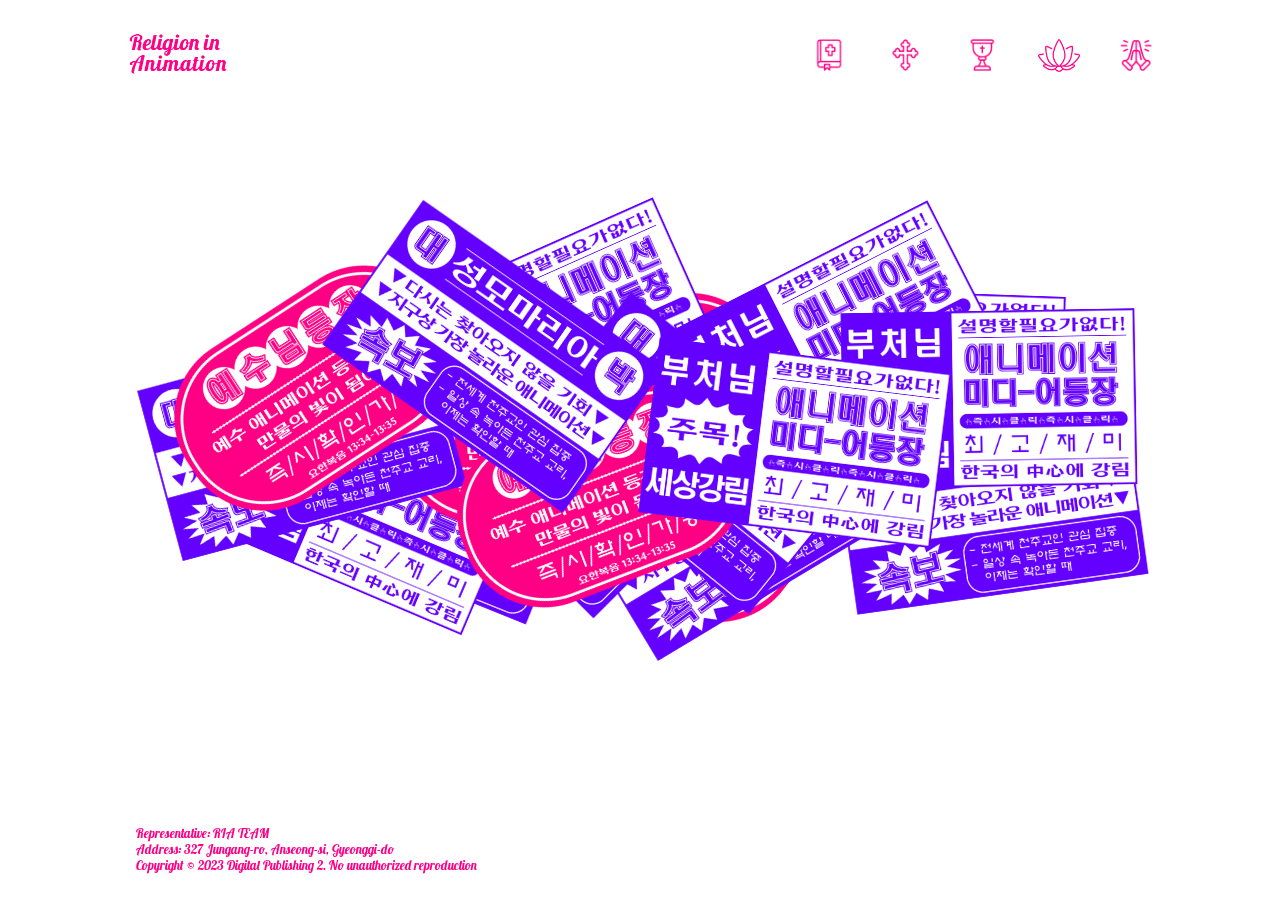
<file: index.html>
<!DOCTYPE html>
<html lang="en">
<head>
    <meta charset="UTF-8">
    <meta http-equiv="X-UA-Compatible" content="IE=edge">
    <meta name="viewport" content="width=device-width, initial-scale=1.0">
    <link rel="stylesheet" href="myStyle.css">
    <script src="myScript.js" defer=""></script>
    <link rel="shortcut icon" href="logo.ico" type="image/x-icon">
    <title>RIA</title>
</head>
<body>
    <a href="index.html"><img src="img/menu/mainLogo.png" class="mainLogo row col4" id="mainLogo"></a>
    <div id="menu" class="row">
        <ul>
            <li id="introduce"><img src="img/menu/introduce.png" class="menu_b"></li>
            <li id="christianity"><img src="img/menu/christianity.png" class="menu_b"></li>
            <li id="catholic"><img src="img/menu/catholic.png" class="menu_b"></li>
            <li id="buddhism"><img src="img/menu/buddhism.png" class="menu_c"></li>
            <li id="other"><img src="img/menu/other.png" class="menu_b"></li>
        </ul>
        <div class="link">
            <a href="">link</a>
        </div>
        <img class="hambergBtn" src="img/menu_toggle.svg" alt="">
    </div>
    <div class="image-container">
        <img src="img/m_1.png" class="main_img" style="left: 24.3701%; top: 23.2582%;">
        <img src="img/m_2.png" class="main_img" style="left: 61.9545%; top: 10.7901%;">
        <img src="img/m_3.png" class="main_img" style="left: 69.2107%; top: 36.8335%;">
        <img src="img/m_1.png" class="main_img" style="left: 30.756%; top: 11.4363%;">
        <img src="img/m_2.png" class="main_img" style="left: 23.4526%; top: 22.2219%;">
        <img src="img/m_3.png" class="main_img" style="left: 47.1897%; top: 30.7798%;">
        <img src="img/m_1.png" class="main_img" style="left: 38.1407%; top: 34.7521%;">
        <img src="img/m_2.png" class="main_img" style="left: 46.7342%; top: 23.566%;">
        <img src="img/m_3.png" class="main_img" style="left: 44.5376%; top: 37.3683%;">
        <img src="img/m_1.png" class="main_img" style="left: 35.8233%; top: 20.0354%;">
        <img src="img/m_2.png" class="main_img" style="left: 26.552%; top: 2.12611%;">
        <img src="img/m_3.png" class="main_img" style="left: 13.8521%; top: 32.8065%;">
        <img src="img/m_1.png" class="main_img" style="left: 33.2105%; top: 32.3862%;">
        <img src="img/m_2.png" class="main_img" style="left: 7.69647%; top: 34.9556%;">
        <img src="img/m_3.png" class="main_img" style="left: 26.565%; top: 25.6847%;">
        <img src="img/m_1.png" class="main_img" style="left: 25.5462%; top: 21.4095%;">
        <img src="img/m_2.png" class="main_img" style="left: 54.1007%; top: 3.68345%;">
        <img src="img/m_3.png" class="main_img" style="left: 1.98895%; top: 22.4352%;">
        <img src="img/m_1.png" class="main_img" style="left: 3.10707%; top: 12.3189%;">
        <img src="img/m_2.png" class="main_img" style="left: 69.0394%; top: 14.7458%;">
        <img src="img/m_3.png" class="main_img" style="left: 40.0743%; top: 25.8062%;">
        <img src="img/m_1.png" class="main_img" style="left: 31.2503%; top: 34.6892%;">
        <img src="img/m_2.png" class="main_img" style="left: 50.1099%; top: 23.8378%;">
        <img src="img/m_3.png" class="main_img" style="left: 20.8338%; top: 5.87354%;">
    </div>
    <footer id="footer">
        <p>Representative: RIA TEAM<br>
            Address: 327 Jungang-ro, Anseong-si, Gyeonggi-do</br>
            Copyright © 2023 Digital Publishing 2. No unauthorized reproduction</p>
    </footer>
</body>
</html>
</file>
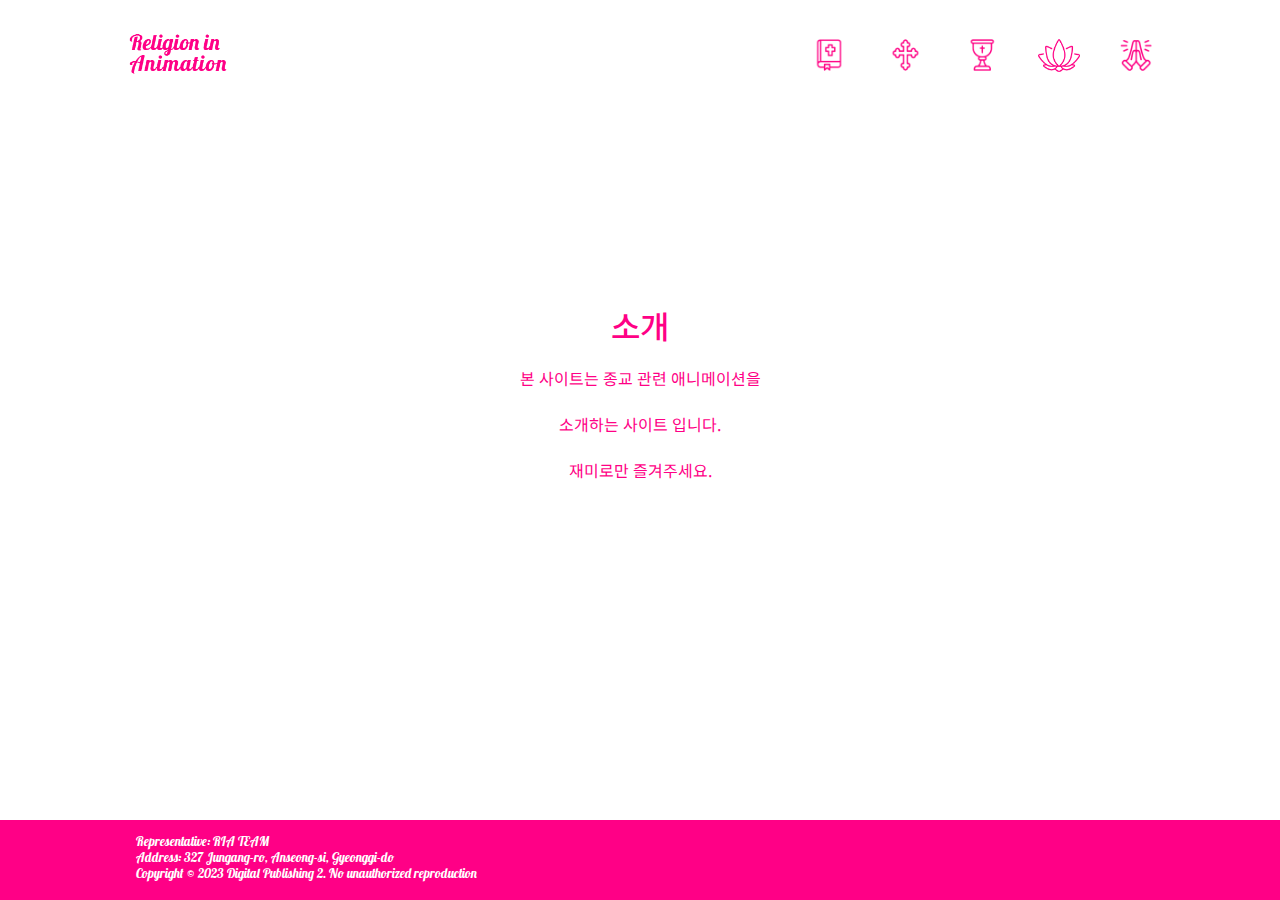
<file: index2.html>
<!DOCTYPE html>
<html lang="en">
<head>
    <meta charset="UTF-8">
    <meta http-equiv="X-UA-Compatible" content="IE=edge">
    <meta name="viewport" content="width=device-width, initial-scale=1.0">
    <link rel="stylesheet" href="myStyle2.css">
    <script src="myScript2.js" defer=""></script>
    <link rel="shortcut icon" href="logo.ico" type="image/x-icon">
    <title>RIA</title>
</head>
<body>
    <a href="index.html"><img src="img/menu/mainLogo.png" class="mainLogo row col4" id="mainLogo"></a>
    <div id="menu" class="row">
        <ul>
            <li id="introduce"><img src="img/menu/introduce.png" class="menu_b"></li>
            <li id="christianity"><img src="img/menu/christianity.png" class="menu_b"></li>
            <li id="catholic"><img src="img/menu/catholic.png" class="menu_b"></li>
            <li id="buddhism"><img src="img/menu/buddhism.png" class="menu_c"></li>
            <li id="other"><img src="img/menu/other.png" class="menu_b"></li>
        </ul>
        <div class="link">
            <a href="">link</a>
        </div>
        <img class="hambergBtn" src="img/menu_toggle.svg" alt="">
    </div>
    <div>
        <p id="AA">소개<br>
            <span class="aa">
                본 사이트는 종교 관련 애니메이션을 <br> 소개하는 사이트 입니다.<br> 재미로만 즐겨주세요.
            </span>
        </p>
    </div>
    
    <footer id="footer">
        <p>Representative: RIA TEAM<br>
            Address: 327 Jungang-ro, Anseong-si, Gyeonggi-do</br>
            Copyright © 2023 Digital Publishing 2. No unauthorized reproduction</p>
    </footer>
</body>
</html>
</file>
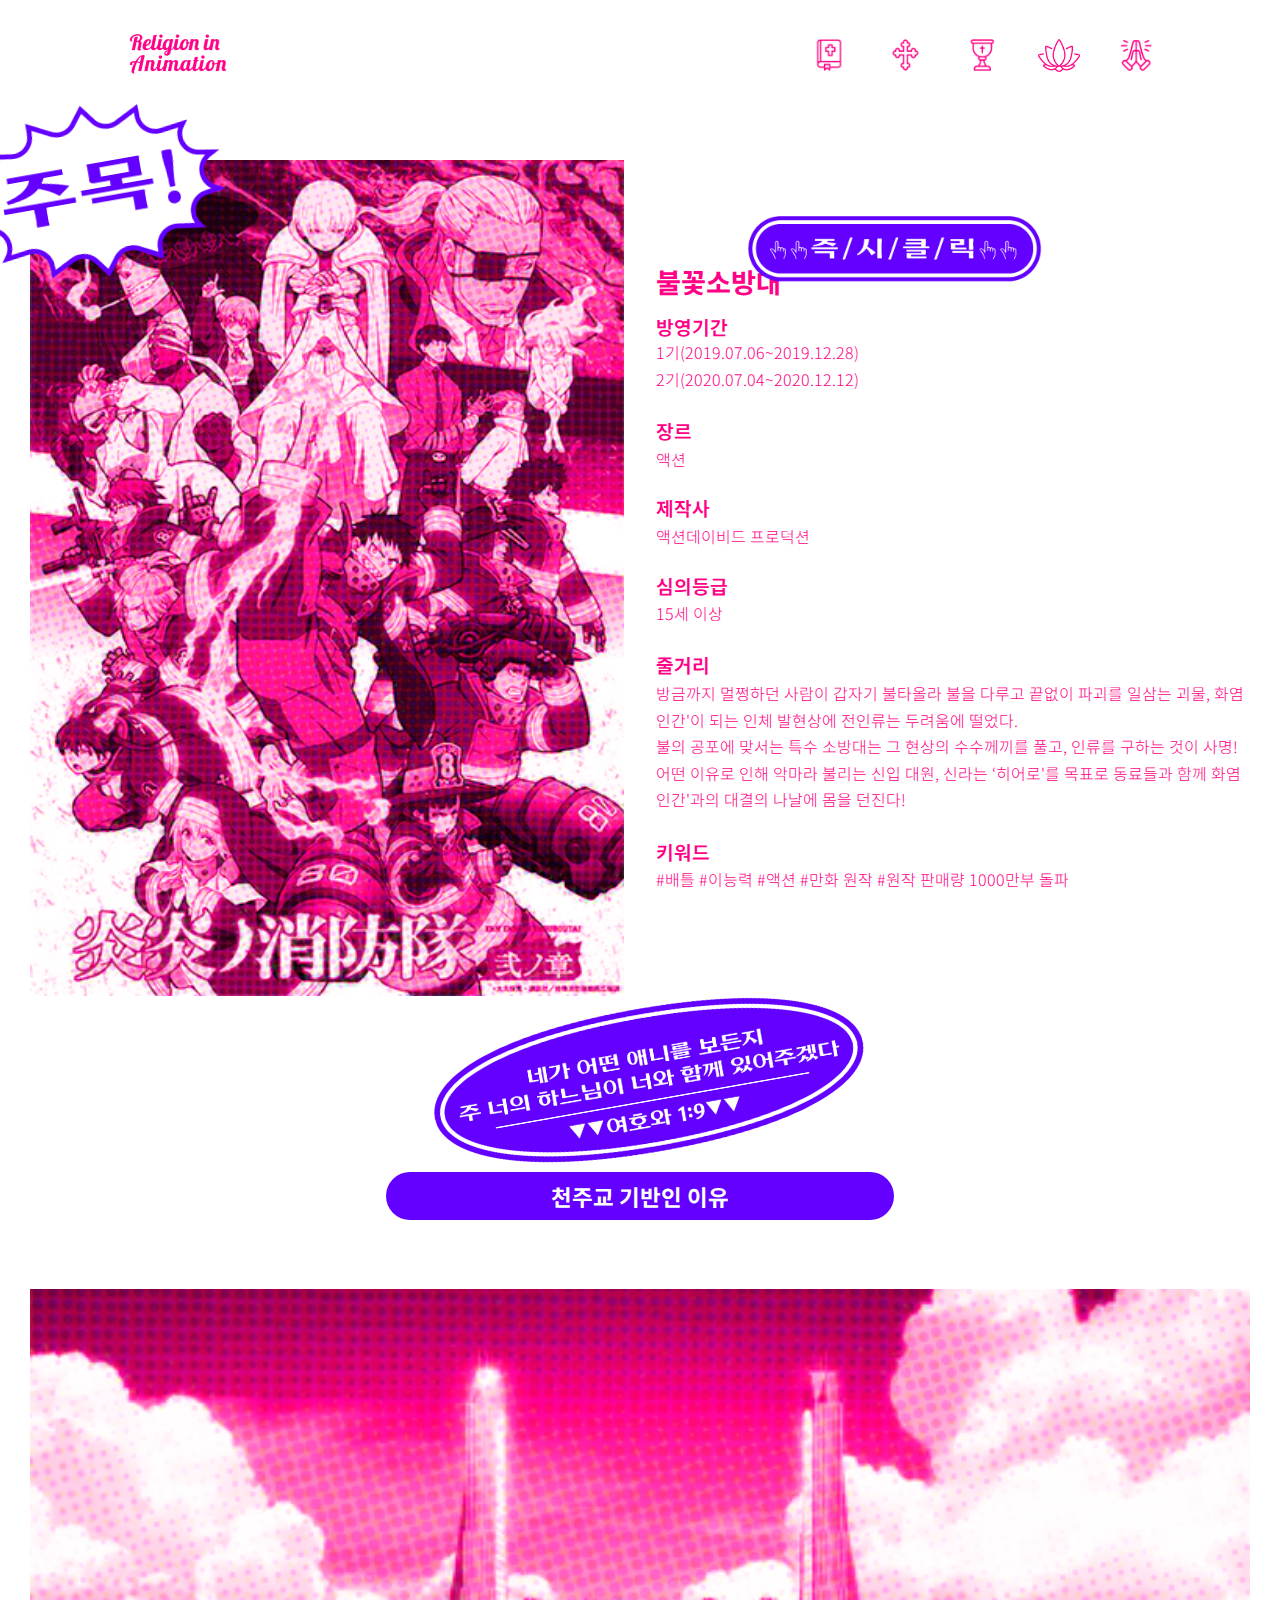
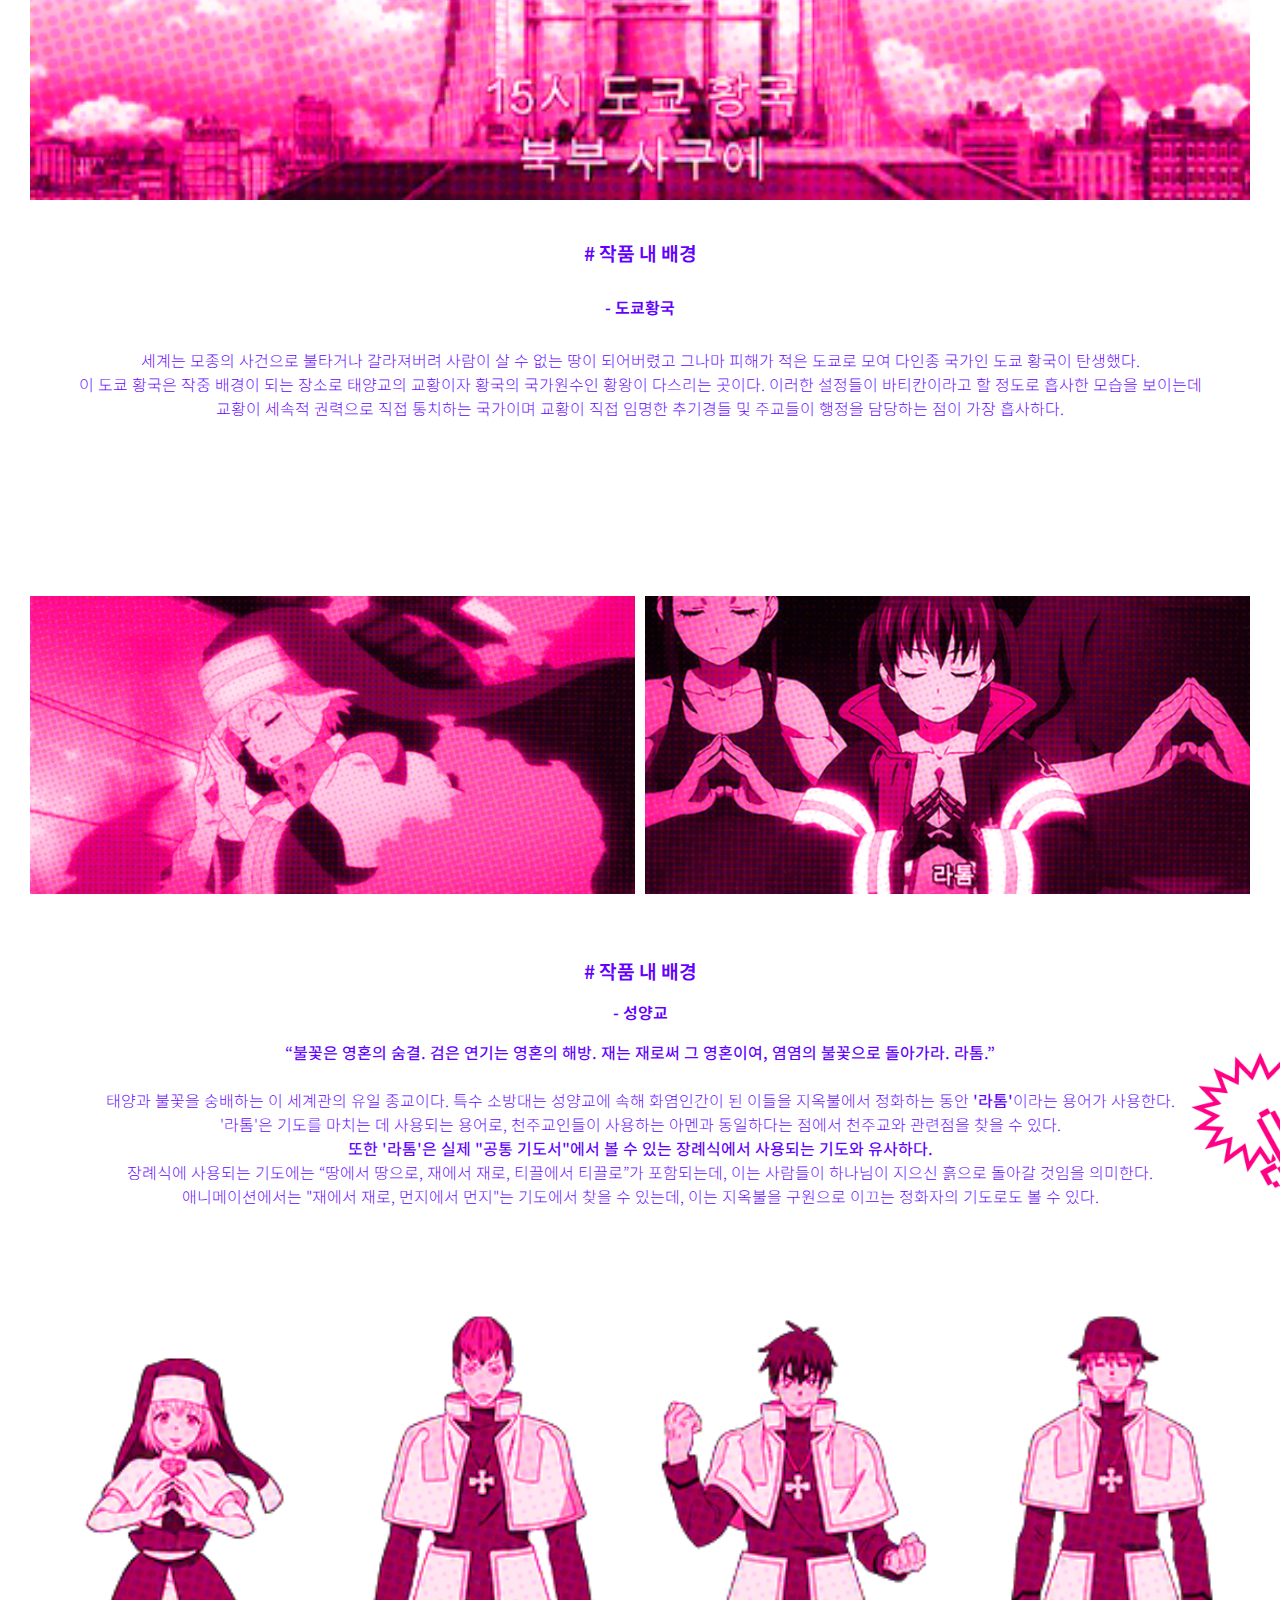
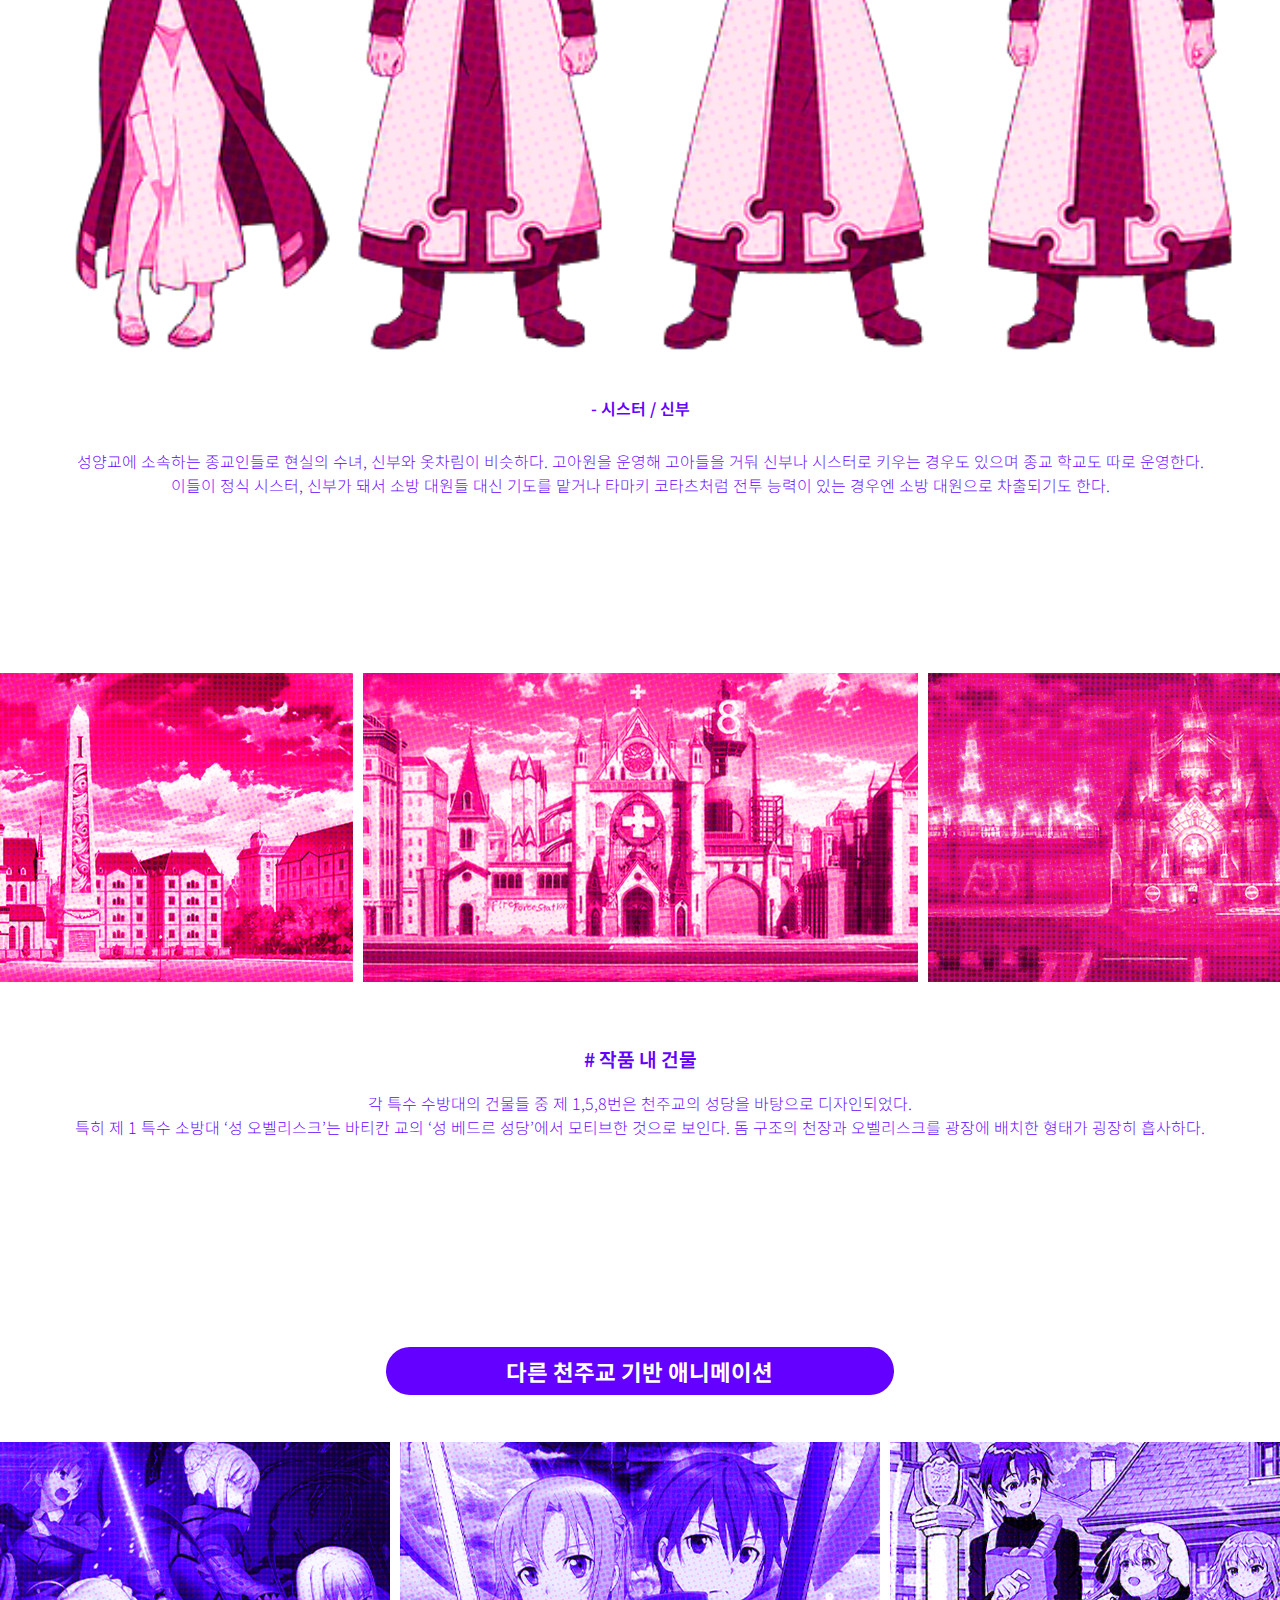
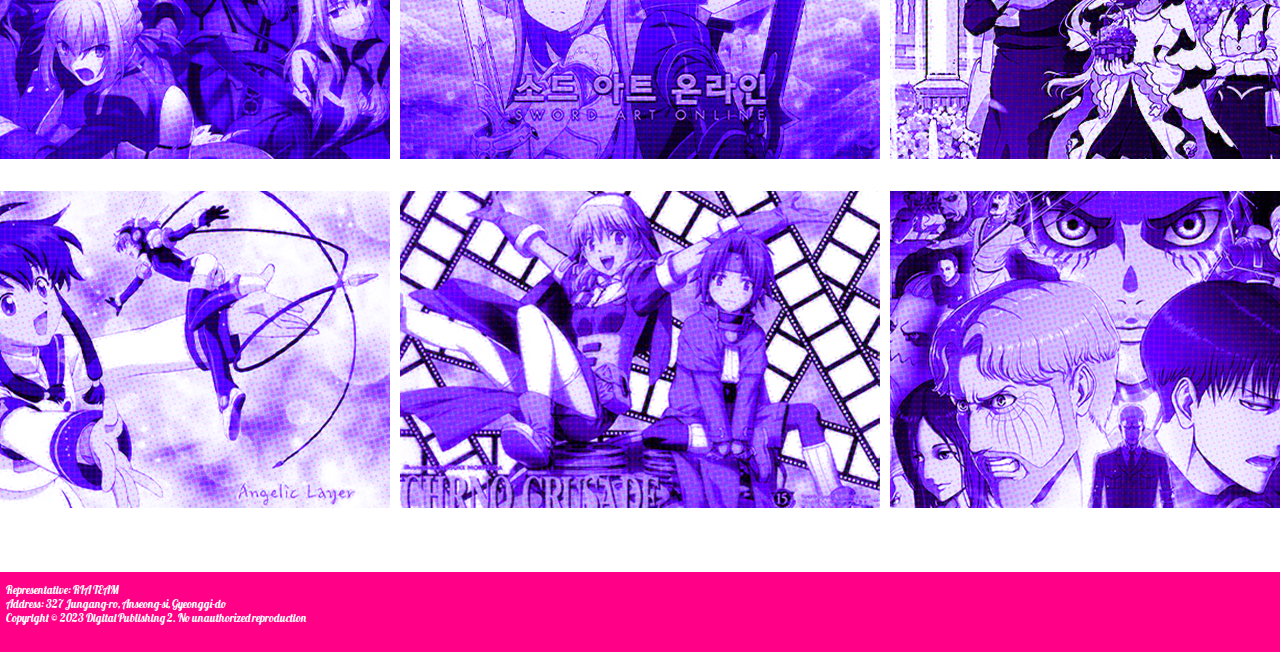
<file: index3.html>
<!DOCTYPE html>
<html lang="en">
    <head>
        <meta charset="UTF-8">
        <meta http-equiv="X-UA-Compatible" content="IE=edge">
        <meta name="viewport" content="width=device-width, initial-scale=1.0">
        <link rel="stylesheet" href="myStyle3.css">
        <script src="myScript3.js" defer=""></script>
        <link rel="shortcut icon" href="logo.ico" type="image/x-icon">
        <title>RIA</title>
    </head>
    <body>
        <a href="index.html"><img src="img/menu/mainLogo.png" class="mainLogo row col4" id="mainLogo"></a>
        <div id="menu" class="row">
            <ul>
                <li id="introduce"><img src="img/menu/introduce.png" class="menu_b"></li>
                <li id="christianity"><img src="img/menu/christianity.png" class="menu_b"></li>
                <li id="catholic"><img src="img/menu/catholic.png" class="menu_b"></li>
                <li id="buddhism"><img src="img/menu/buddhism.png" class="menu_c"></li>
                <li id="other"><img src="img/menu/other.png" class="menu_b"></li>
            </ul>
            <div class="link">
                <a href="">link</a>
            </div>
            <img class="hambergBtn" src="img/menu_toggle.svg" alt="">
        </div>
        <div class="content-container">
            <div class="content-section row">
                <img src="img/Catholic/C.png">
                <div class="col6 main_text">
                    <h1 class="text_m">불꽃소방대</h1>
                    <div id="myStickerA"></div>
                    <div id="myStickerMini_1"></div>
                    <div id="myStickerMain" style="top: 0rem; left: 46rem;"></div>
                    <h2 class="text_s">방영기간
                    <br>
                    <span class="text_i">1기(2019.07.06~2019.12.28)
                    <br>
                    2기(2020.07.04~2020.12.12)
                    <br><br>
                    </span>
                    장르
                    <span class="text_i">
                        <br>
                            액션
                        </span>
                        <br><br>
                        제작사
                        <span class="text_i"><br>액션데이비드 프로덕션</span>
                        <br><br>
                        심의등급
                        <span class="text_i"><br>15세 이상<br><br>
                        <span class="text_s">줄거리</span><br>
                        <span class="text_i">방금까지 멀쩡하던 사람이 갑자기 불타올라 불을 다루고 끝없이 파괴를 일삼는 괴물, 화염 인간'이 되는
                        인체 발현상에 전인류는 두려움에 떨었다.<br>
                        불의 공포에 맞서는 특수 소방대는 그 현상의 수수께끼를 풀고, 인류를 구하는 것이 사명! <br>
                        어떤 이유로 인해 악마라 불리는 신입 대원, 신라는 ‘히어로'를 목표로
                        동료들과 함께 화염 인간'과의 대결의 나날에 몸을 던진다!</span><br><br>
                        <span class="text_s">키워드</span> <br> 
                        <span class="text_i">#배틀 #이능력 #액션 #만화 원작 #원작 판매량 1000만부 돌파</span>
                        </h2>
                    </h1>
                </div>
            </div> 
            <div class="content-container col6" style="margin-top:2rem">
                <div class="col2-1">
                    <h1 class="text_p" style="text-align: center"> 천주교 기반인 이유</h1>
                </div>
            </div>
            <div class="content-container col6" style="margin-top:0.4rem">
                <div class="content-section row" style="flex-direction: column;">
                    <img src="img/Catholic/Background/1.png">
                    <p style="margin-top: 0.5rem;">
                        <h1 class="text_x"># 작품 내 배경</h1>
                        <h2 class="text_x2">- 도쿄황국 </h2>
                        <p class="text_t">
                            세계는 모종의 사건으로 불타거나 갈라져버려 사람이 살 수 없는 땅이 되어버렸고 그나마 피해가 적은 도쿄로 모여
                            다인종 국가인 도쿄 황국이 탄생했다.<br> 이 도쿄 황국은 작중 배경이 되는 장소로 태양교의 교황이자 황국의 국가원수인 황왕이 다스리는 곳이다. 
                            이러한 설정들이 바티칸이라고 할 정도로 흡사한 모습을 보이는데<br> 교황이 세속적 권력으로 직접 통치하는 국가이며 
                            교황이 직접 임명한 추기경들 및 주교들이 행정을 담당하는 점이 가장 흡사하다.
                        </p>
                        <div id="myStickerMini_5" style="top: 85rem; left: 70rem;"></div>
                    </p>
                </div>
            </div>
            <div class="content-container col7" style="margin-top:2rem">
                <div class="content-section">
                    <img src="img/Catholic/Religion/1.png" style="margin-right: 10px;">
                    <img src="img/Catholic/Religion/3.png">
                </div>
                <div class="col6">
                    <h1 class="text_x"># 작품 내 배경</h1>
                    <h2 class="text_x2">- 성양교 </h2>
                        <p class="text_t">
                        <span class="text_g">“불꽃은 영혼의 숨결. 검은 연기는 영혼의 해방. 재는 재로써 그 영혼이여, 염염의 불꽃으로 돌아가라. 라톰.”</span><br><br>
                        태양과 불꽃을 숭배하는 이 세계관의 유일 종교이다.
                        특수 소방대는 성양교에 속해 화염인간이 된 이들을 지옥불에서 정화하는 동안 <span class="text_g">'라톰'</span>이라는 용어가 사용한다.<br>
                        '라톰'은 기도를 마치는 데 사용되는 용어로, 천주교인들이 사용하는 아멘과 동일하다는 점에서 천주교와 관련점을 찾을 수 있다. <br>
                        <span class="text_g">또한 '라톰'은 실제 "공통 기도서"에서 볼 수 있는 장례식에서 사용되는 기도와 유사하다.</span><br>
                        장례식에 사용되는 기도에는 “땅에서 땅으로, 재에서 재로, 티끌에서 티끌로”가 포함되는데,
                        이는 사람들이 하나님이 지으신 흙으로 돌아갈 것임을 의미한다.<br>
                        애니메이션에서는 "재에서 재로, 먼지에서 먼지"는 기도에서 찾을 수 있는데, 
                        이는 지옥불을 구원으로 이끄는 정화자의 기도로도 볼 수 있다.
                        </p>
                </div>
            </div>
            <div class="content-container col6" style="margin-top:2rem">
                <div class="content-section row" style="flex-direction: column;">
                    <img src="img/Catholic/Religion/2.png">
                    <p style="margin-top: 1rem;">                            
                        <h2 class="text_x2">- 시스터 / 신부 </h2>
                        <p class="text_t">
                            성양교에 소속하는 종교인들로 현실의 수녀, 신부와 옷차림이 비슷하다.
                            고아원을 운영해 고아들을 거둬 신부나 시스터로 키우는 경우도 있으며
                            종교 학교도 따로 운영한다. <br>
                            이들이 정식 시스터, 신부가 돼서 소방 대원들 대신 기도를 맡거나 타마키 코타츠처럼 전투 능력이 있는 경우엔 소방 대원으로 차출되기도 한다. 
                        </p>
                    </p>
                </div>
            </div>
            <div class="content-container col7" style="margin-top:2rem">
                <div class="content-section">
                    <img src="img/Catholic/Building/1.png" style="margin-right: 10px">
                    <img src="img/Catholic/Building/2.png" style="margin-right: 10px">    
                    <img src="img/Catholic/Building/3.png">                
                </div>
                <div class="col6">
                    <h1 class="text_x"># 작품 내 건물</h1>
                        <p class="text_t">
                            각 특수 수방대의 건물들 중 제 1,5,8번은 천주교의 성당을 바탕으로 디자인되었다.  <br>
                            특히 제 1 특수 소방대 ‘성 오벨리스크’는 바티칸 교의 ‘성 베드르 성당’에서 모티브한 것으로 보인다. 돔 구조의 천장과 오벨리스크를 광장에 배치한 형태가 굉장히 흡사하다.
                        </p>
                </div>
            </div>
            <div class="content-container col6" style="margin-top:6rem">
                <div class="col2-1">
                    <h1 class="text_p" style="text-align: center"> 다른 천주교 기반 애니메이션</h1>
                </div>
            </div>
            <div class="content-container col6" style="margin-top:2rem">
                <div class="content-section1 col2-1">
                    <img src="img/Catholic/etc/1.png" style="margin-right: 10px">
                    <img src="img/Catholic/etc/2.png" style="margin-right: 10px">    
                    <img src="img/Catholic/etc/3.png">                
                </div>
                <div class="content-section2 col2-2">
                    <img src="img/Catholic/etc/4.png" style="margin-right: 10px">
                    <img src="img/Catholic/etc/5.png" style="margin-right: 10px">    
                    <img src="img/Catholic/etc/6.png">                
                </div>
            </div>
    <button id="scrollToTopBtn" onclick="scrollToTop()">
        <img src="img/arrow.png" alt="">
    </button>
    </body>
    <footer id="footer">
        <p>Representative: RIA TEAM<br>
            Address: 327 Jungang-ro, Anseong-si, Gyeonggi-do</br>
            Copyright © 2023 Digital Publishing 2. No unauthorized reproduction</p>
    </footer>
    </body>
    </html>     
    </html>
</file>
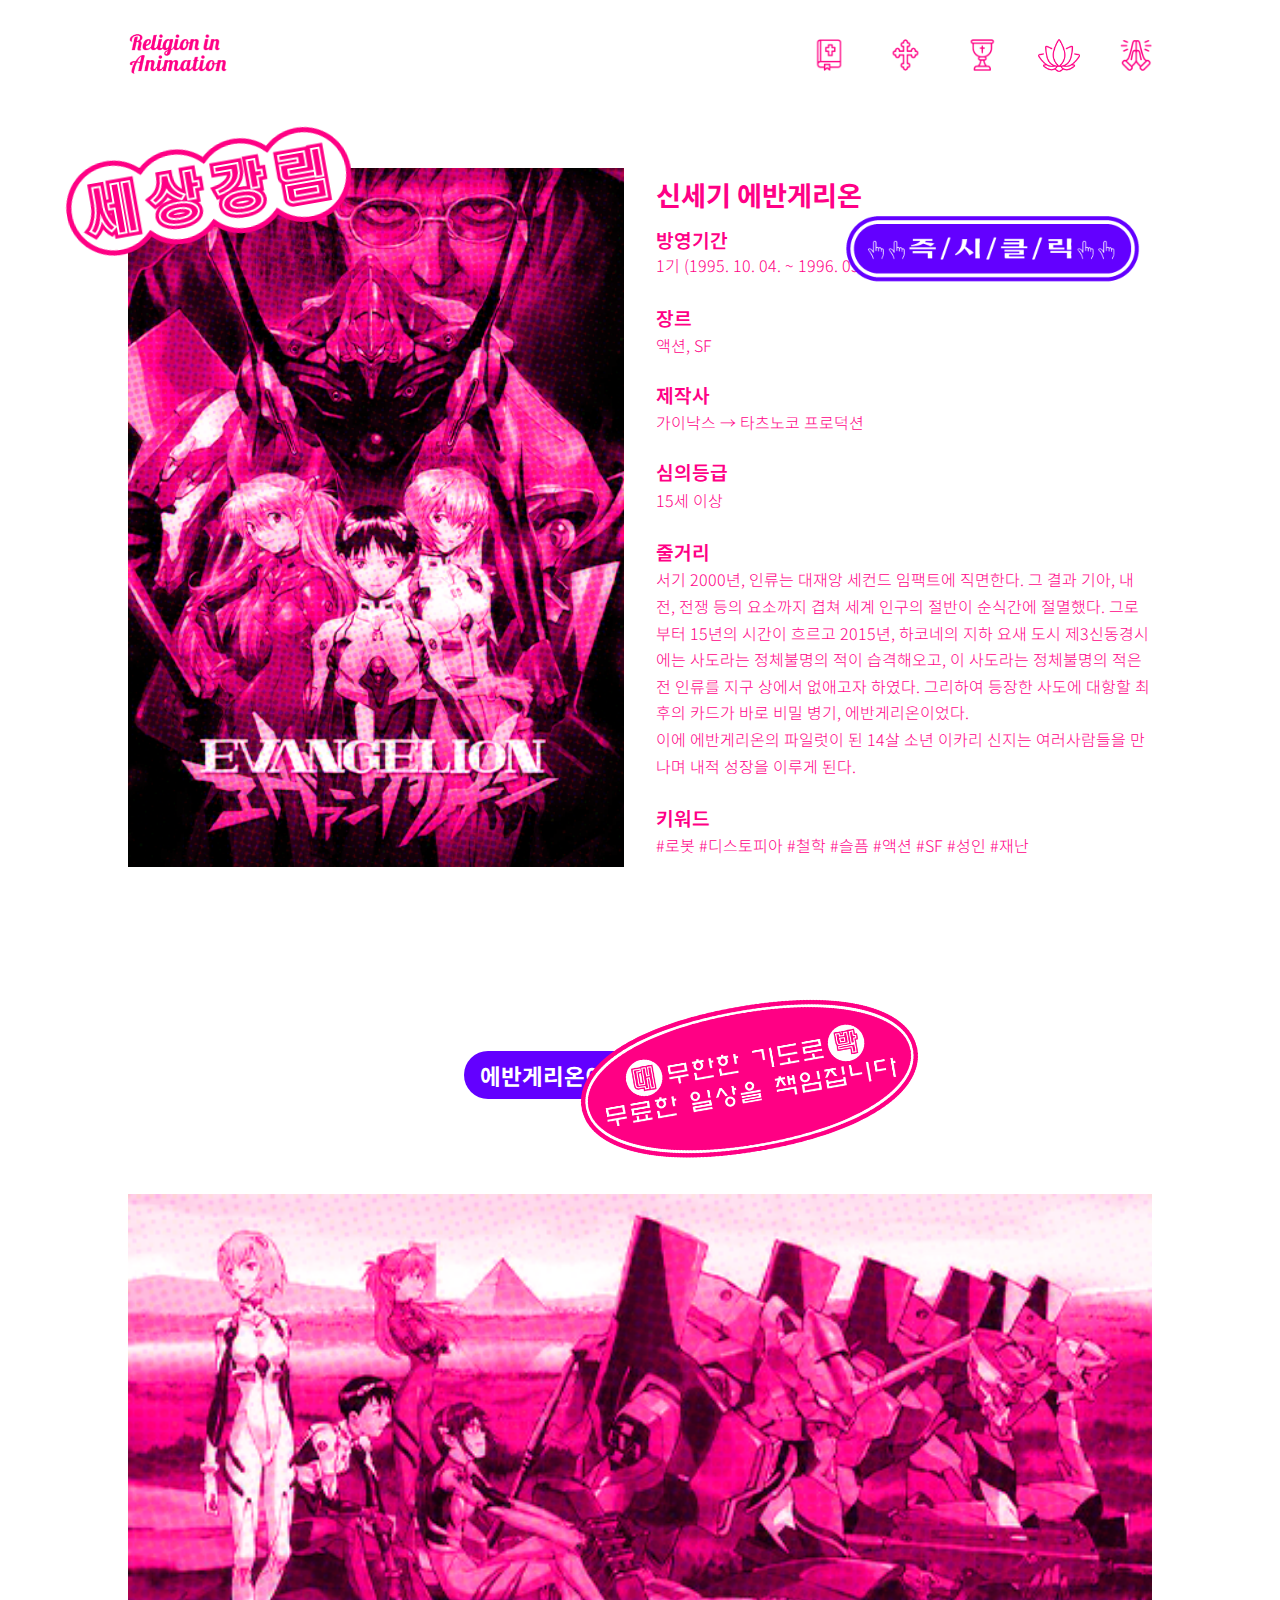
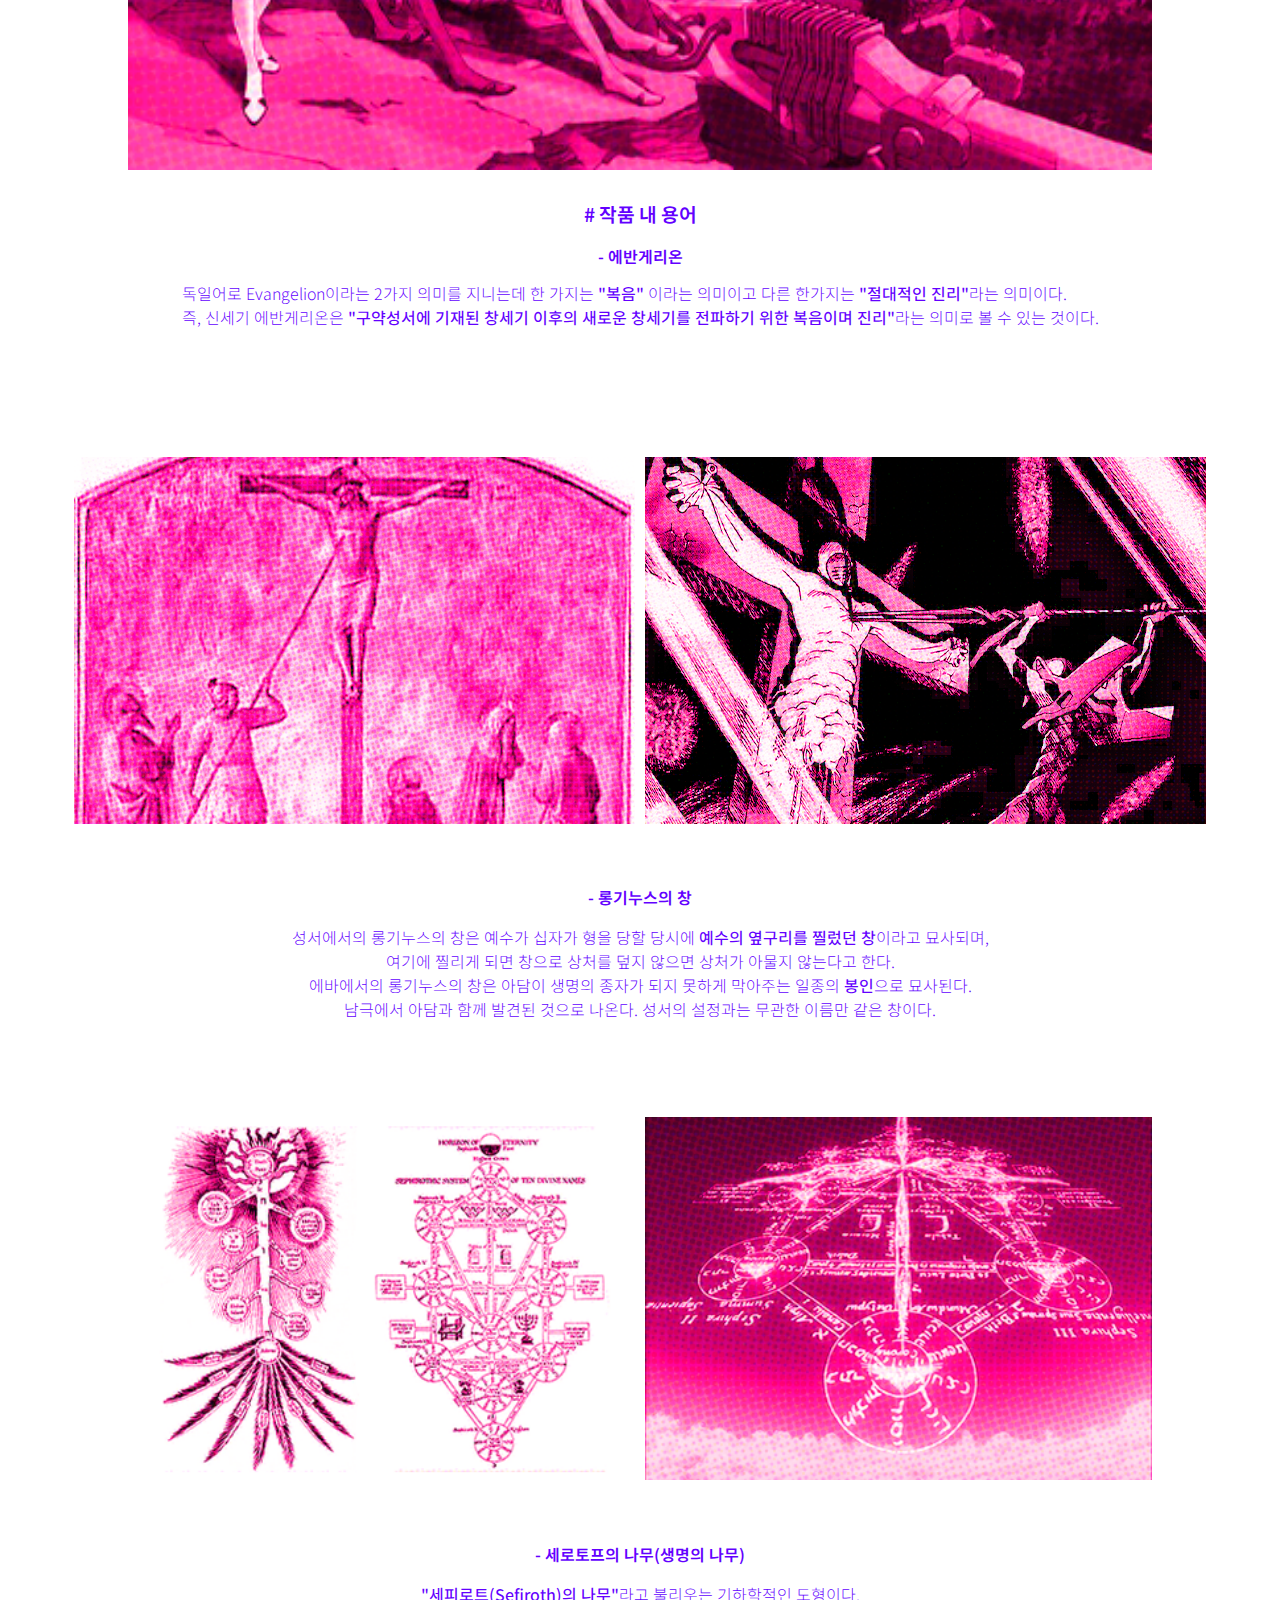
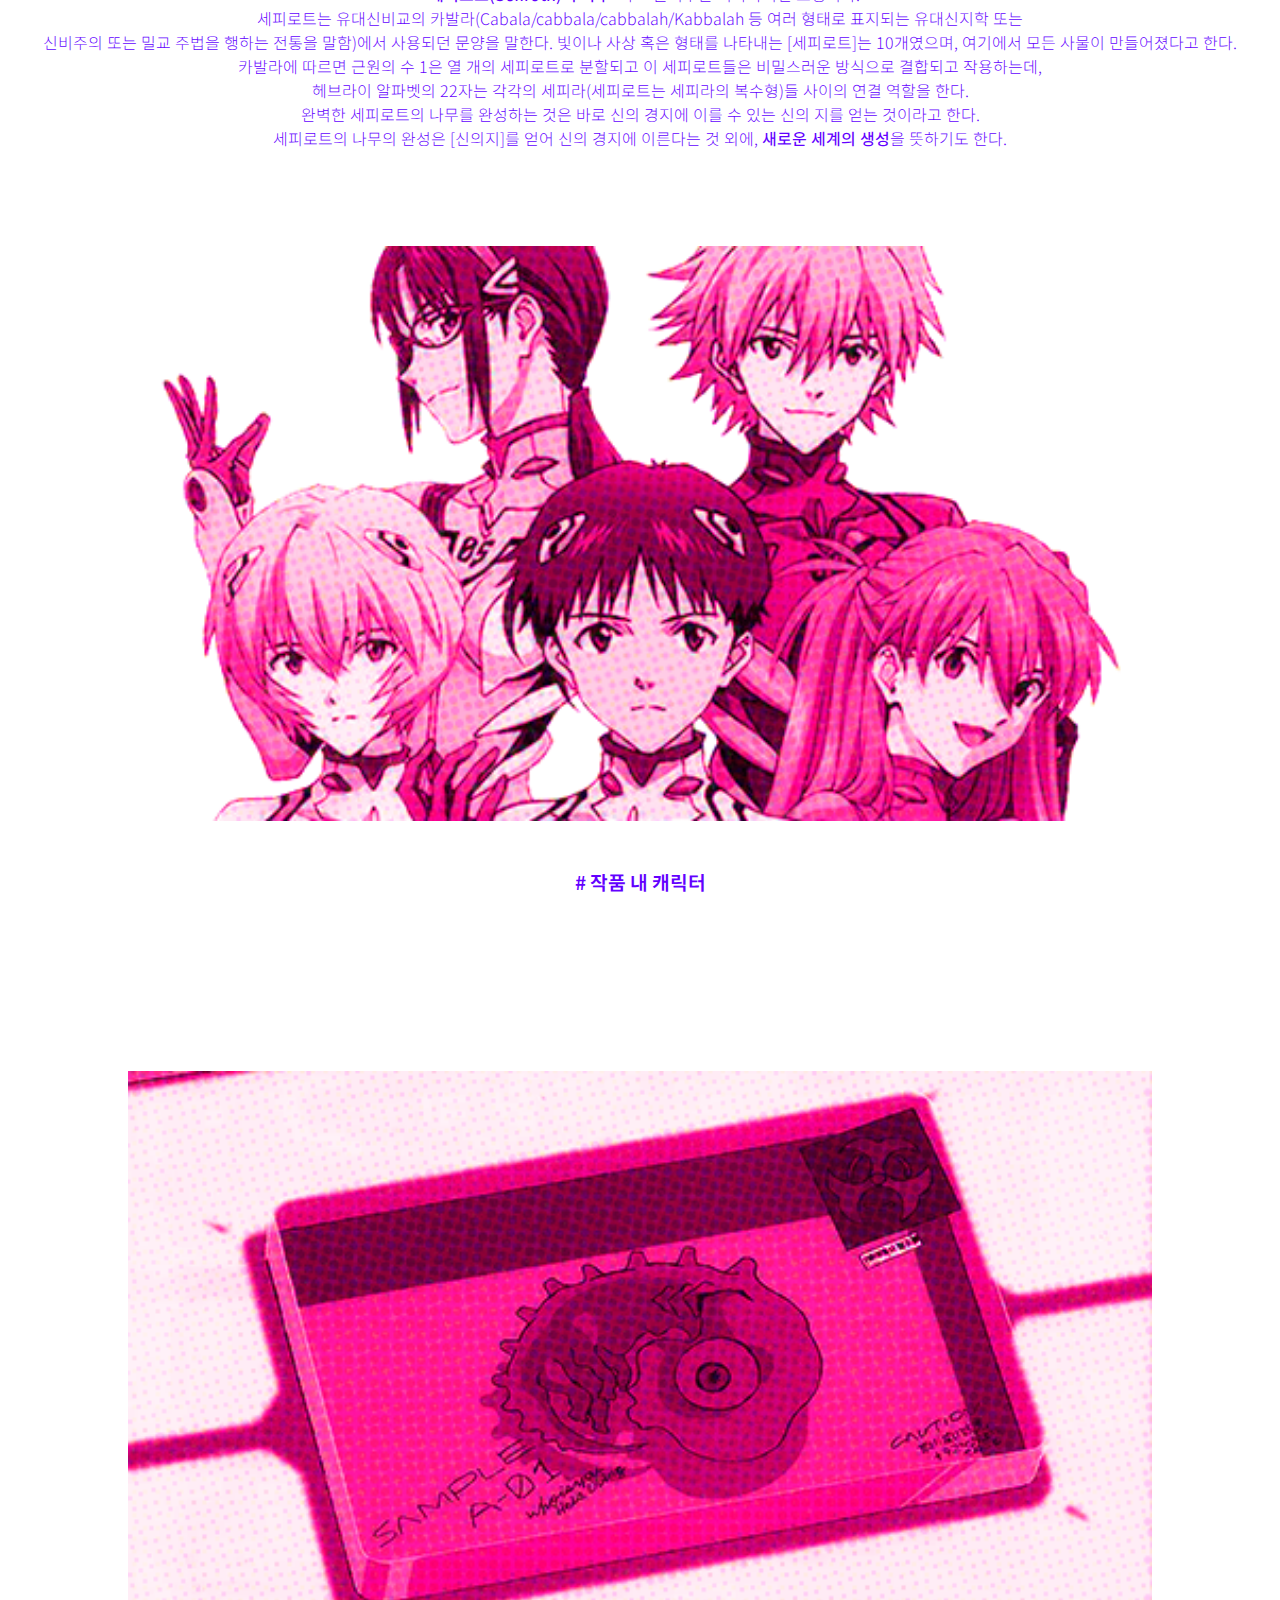
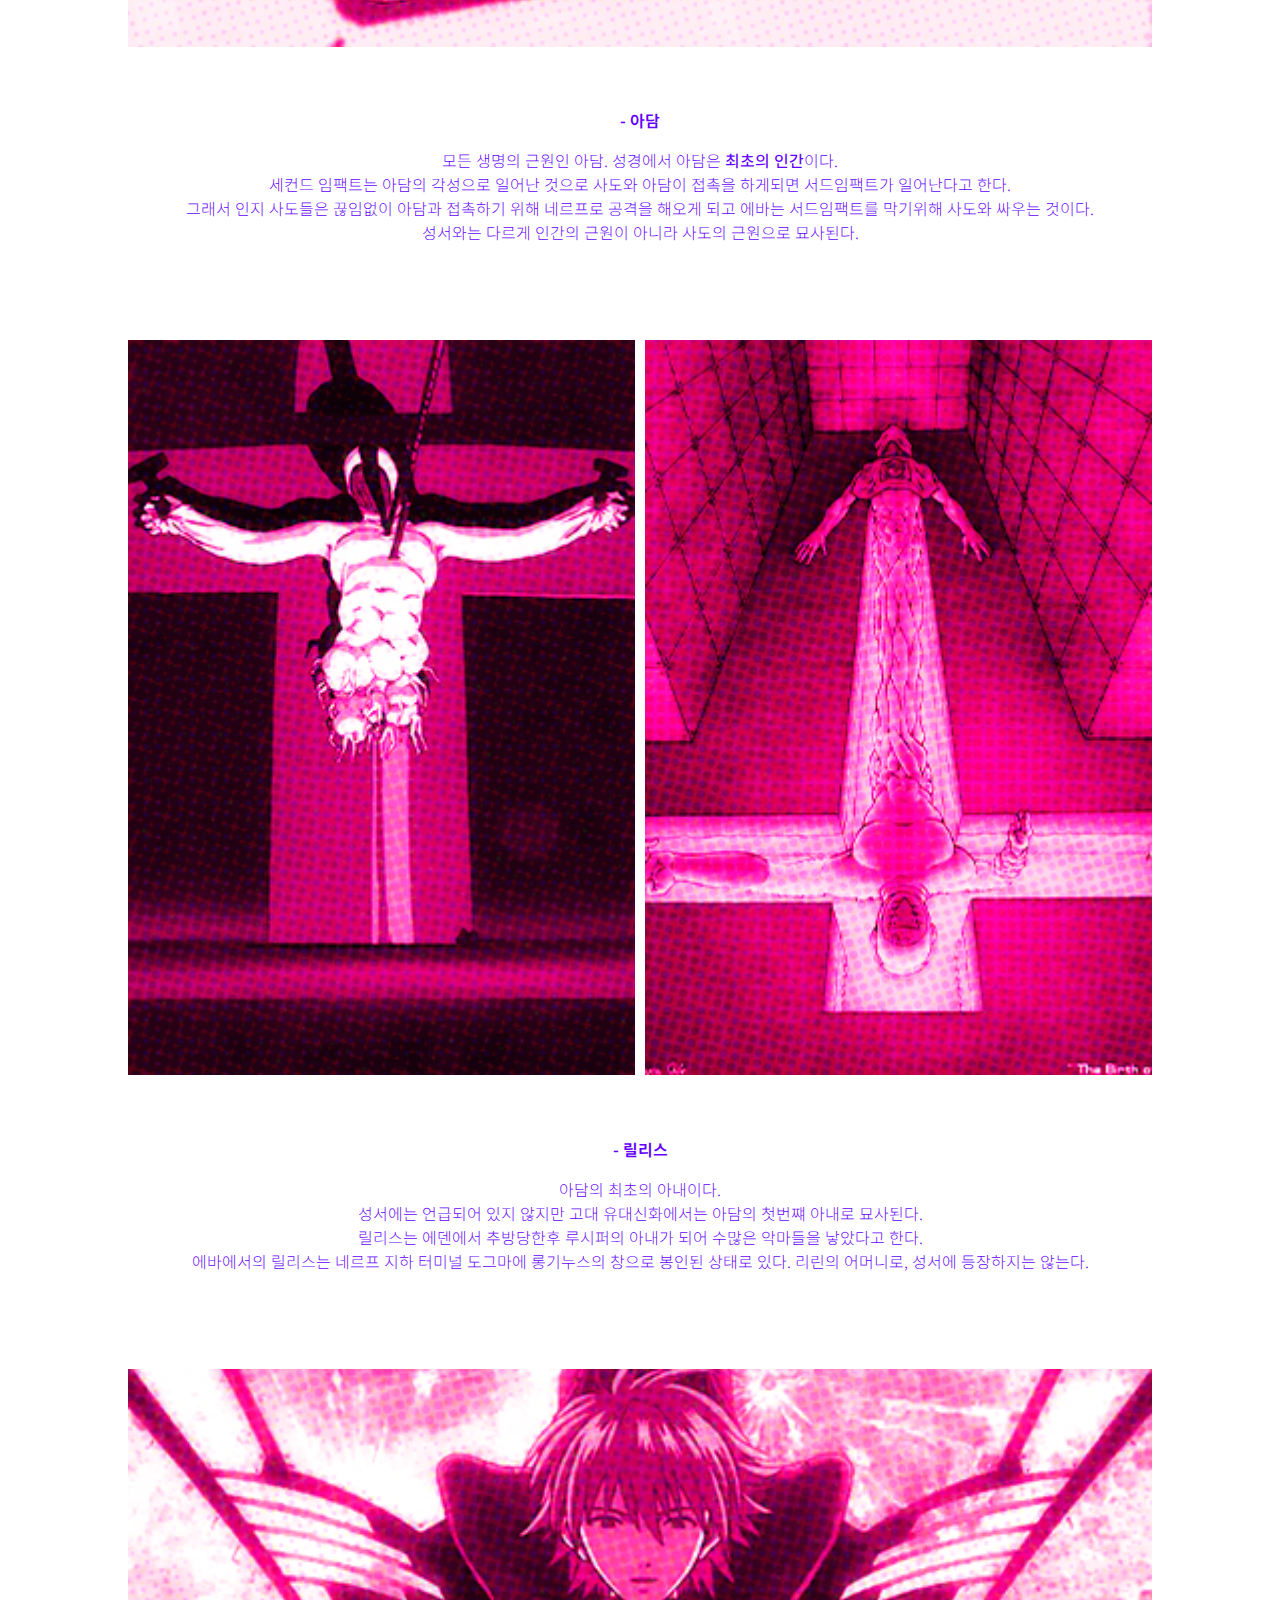
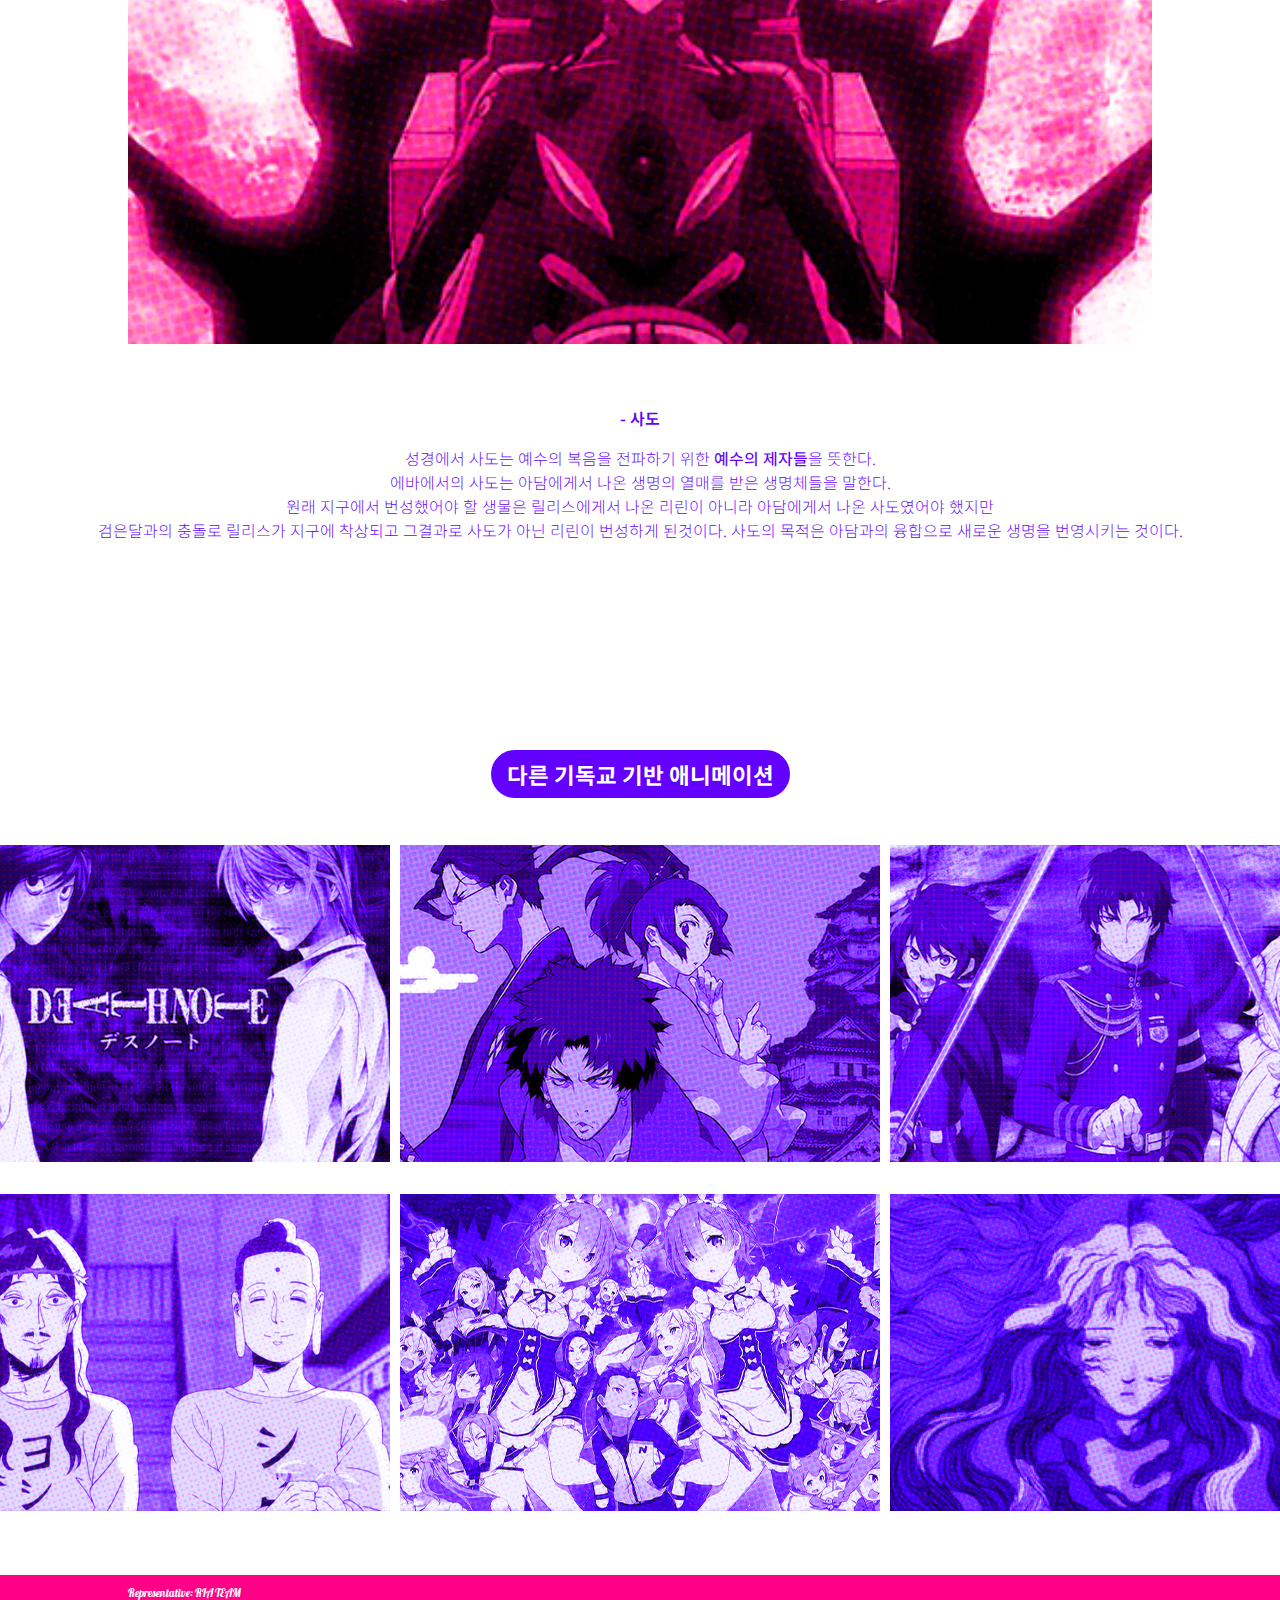
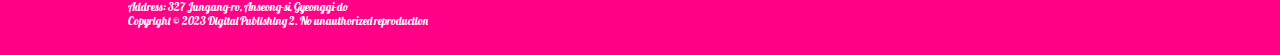
<file: index4.html>
<!DOCTYPE html>
<html lang="en">
    <head>
        <meta charset="UTF-8">
        <meta http-equiv="X-UA-Compatible" content="IE=edge">
        <meta name="viewport" content="width=device-width, initial-scale=1.0">
        <link rel="stylesheet" href="myStyle3.css">
        <script src="myScript4.js" defer=""></script>
        <link rel="shortcut icon" href="logo.ico" type="image/x-icon">
        <title>RIA</title>
    </head>
    <body>
        <a href="index.html"><img src="img/menu/mainLogo.png" class="mainLogo row col4" id="mainLogo"></a>
        <div id="menu" class="row">
            <ul>
                <li id="introduce"><img src="img/menu/introduce.png" class="menu_b"></li>
                <li id="christianity"><img src="img/menu/christianity.png" class="menu_b"></li>
                <li id="catholic"><img src="img/menu/catholic.png" class="menu_b"></li>
                <li id="buddhism"><img src="img/menu/buddhism.png" class="menu_c"></li>
                <li id="other"><img src="img/menu/other.png" class="menu_b"></li>
            </ul>
            <div class="link">
                <a href="">link</a>
            </div>
            <img class="hambergBtn" src="img/menu_toggle.svg" alt="">
        </div>
        <div class="content-container">
            <div class="content-section row">
                <img src="img/Christianity/C.png">
                <div class="col6 main_text">
                    <h1 class="text_m"> 신세기 에반게리온</h1>
                    <div id="myStickerB"></div>
                    <div id="myStickerMini_2"></div>
                    <div id="myStickerMain" style="top: 0rem; left: 46rem;"></div>
                        <h2 class="text_s">
                        방영기간
                        <br>
                        <span class="text_i">1기 (1995. 10. 04. ~ 1996. 03. 27.)
                            <br><br>
                        </span>
                        장르
                        <span class="text_i">
                            <br>
                            액션, SF
                        </span>
                        <br><br>
                        제작사
                        <span class="text_i"><br>가이낙스 → 타츠노코 프로덕션</span>
                        <br><br>
                        심의등급
                        <span class="text_i"><br>15세 이상<br><br>
                        <span class="text_s">줄거리</span><br>
                        <span class="text_i">
                            서기 2000년, 인류는 대재앙 세컨드 임팩트에 직면한다. 그 결과 기아, 내전, 전쟁 등의 요소까지 겹쳐 세계 인구의 절반이 순식간에 절멸했다. 그로부터 15년의 시간이 흐르고 2015년, 하코네의 지하 요새 도시 제3신동경시에는 사도라는 정체불명의 적이 습격해오고, 이 사도라는 정체불명의 적은 전 인류를 지구 상에서 없애고자 하였다. 그리하여 등장한 사도에 대항할 최후의 카드가 바로 비밀 병기, 에반게리온이었다.
                            <br>
                            이에 에반게리온의 파일럿이 된 14살 소년 이카리 신지는 여러사람들을 만나며 내적 성장을 이루게 된다.</span><br><br>
                        <span class="text_s">키워드</span> <br> 
                        <span class="text_i">#로봇 #디스토피아 #철학 #슬픔 #액션 #SF #성인 #재난</span>
                        </h2>
                    </h1>
                </div>
            </div> 

            <div class="content-container" style="margin-top:2rem">
                <div class="col6">
                    <h1 class="text_p" style="text-align: center"> 에반게리온이 기독교 기반인 이유?</h1>
                </div>
            </div>
            <div class="content-container col6" style="margin-top:2rem">
                <div class="content-section row" style="flex-direction: column;">
                    <img src="img/Christianity/Mean/1.png">
                    <span style="margin-top: 1rem;">
                        <h1 class="text_x"># 작품 내 용어</h1>
                        <h2 class="text_x2">- 에반게리온</h2>
                        <span class="text_t">
                            독일어로 Evangelion이라는 2가지 의미를 지니는데 한 가지는 <span class="text_g">"복음"</span> 이라는 의미이고 
                            다른 한가지는 <span class="text_g">"절대적인 진리"</span>라는 의미이다.<bR>
                            즉, 신세기 에반게리온은 <span class="text_g">"구약성서에 기재된 창세기 이후의 새로운 창세기를 전파하기 위한 복음이며 진리"</span>라는 의미로 볼 수 있는 것이다.
                        </span>
                    </div>
                    <div id="myStickerMini_5" style="top: 130rem; left: 80rem;"></div>
                </div>
            </div>
            <div class="content-container col7" style="margin-top:2rem">
                <div class="content-section">
                    <img src="img/Christianity/Spear/1.png" style="margin-right: 10px;">
                    <img src="img/Christianity/Spear/2.png">
                </div>
                <div class="col6">
                    <h2 class="text_x2">- 롱기누스의 창 </h2>
                    <p class="text_t">
                        성서에서의 롱기누스의 창은 예수가 십자가 형을 당할 당시에 <span class="text_g">예수의 옆구리를 찔렀던 창</span>이라고 묘사되며,<br>
                        여기에 찔리게 되면 창으로 상처를 덮지 않으면 상처가 아물지 않는다고 한다. <br>
                        에바에서의 롱기누스의 창은 아담이 생명의 종자가 되지 못하게 막아주는 일종의 <span class="text_g">봉인</span>으로 묘사된다. <br>
                        남극에서 아담과 함께 발견된 것으로 나온다. 성서의 설정과는 무관한 이름만 같은 창이다.
                    </p>
                </div>
            </div>
            <div class="content-container col7" style="margin-top:2rem">
                <div class="content-section">
                    <img src="img/Christianity/Tree/1.png" style="margin-right: 10px;">
                    <img src="img/Christianity/Tree/2.png">
                </div>
                <div class="col6">
                    <h2 class="text_x2">- 세로토프의 나무(생명의 나무)</h2>
                    <p class="text_t">
                        <span class="text_g">"세피로트(Sefiroth)의 나무"</span>라고 불리우는 기하학적인 도형이다. <br>
                        세피로트는 유대신비교의 카발라(Cabala/cabbala/cabbalah/Kabbalah 등 여러 형태로 표지되는 유대신지학 또는 <br>
                        신비주의 또는 밀교 주법을 행하는 전통을 말함)에서 사용되던 문양을 말한다.
                        빛이나 사상 혹은 형태를 나타내는 [세피로트]는 10개였으며, 여기에서 모든 사물이 만들어졌다고 한다. <br>
                        카발라에 따르면 근원의 수 1은 열 개의 세피로트로 분할되고 
                        이 세피로트들은 비밀스러운 방식으로 결합되고 작용하는데,<br> 헤브라이 알파벳의 22자는 각각의 세피라(세피로트는 세피라의 복수형)들 사이의 연결 역할을 한다.<br>
                        완벽한 세피로트의 나무를 완성하는 것은 바로 신의 경지에 이를 수 있는 신의 지를 얻는 것이라고 한다.<br>
                        세피로트의 나무의 완성은 [신의지]를 얻어 신의 경지에 이른다는 것 외에, <span class="text_g">새로운 세계의 생성</span>을 뜻하기도 한다.
                    </p>
                </div>
            </div>
            <div class="content-container col7" style="margin-top:2rem">
                <div class="content-section row" style="flex-direction: column;">
                    <img src="img/Christianity/c_Mean.png">
                    <p style="margin-top: 1rem;">
                        <h1 class="text_x"># 작품 내 캐릭터</h1>
                    </p>
                </div>
            </div>
            <div class="content-container col7" style="margin-top:2rem">
                <div class="content-section">
                    <img src="img/Christianity/Adam/1.png">
                </div>
                <div class="col6">
                    <h2 class="text_x2">- 아담</h2>
                    <p class="text_t">모든 생명의 근원인 아담. 성경에서 아담은 <span class="text_g">최초의 인간</span>이다. <br>
                        세컨드 임팩트는 아담의 각성으로 일어난 것으로 사도와 아담이 접촉을 하게되면 서드임팩트가 일어난다고 한다.<br>
                        그래서 인지 사도들은 끊임없이 아담과 접촉하기 위해 네르프로 공격을 해오게 되고 에바는 서드임팩트를 막기위해 사도와 싸우는 것이다. <br>
                        성서와는 다르게 인간의 근원이 아니라 사도의 근원으로 묘사된다.
                    </p>
                </div>
            </div>
            <div class="content-container col7" style="margin-top:2rem">
                <div class="content-section">
                    <img src="img/Christianity/Lilith/1.png" style="margin-right: 10px;">
                    <img src="img/Christianity/Lilith/2.png">
                </div>
                <div class="col6">
                    <h2 class="text_x2">- 릴리스 </h2>
                    <p class="text_t">
                        아담의 최초의 아내이다. <br>
                        성서에는 언급되어 있지 않지만 고대 유대신화에서는 아담의 첫번쨰 아내로 묘사된다. <br>
                        릴리스는 에덴에서 추방당한후 루시퍼의 아내가 되어 수많은 악마들을 낳았다고 한다. <br>
                        에바에서의 릴리스는 네르프 지하 터미널 도그마에 롱기누스의 창으로 봉인된 상태로 있다. 
                        리린의 어머니로, 성서에 등장하지는 않는다.
                    </p>
                </div>
                </div>
            <div class="content-container col7" style="margin-top:2rem">
                <div class="content-section">
                    <img src="img/Christianity/Sado/1.png">
                </div>
                <div class="col6">
                    <h2 class="text_x2">- 사도</h2>
                    <p class="text_t">
                    성경에서 사도는 예수의 복음을 전파하기 위한 <span class="text_g">예수의 제자들</span>을 뜻한다. <br>
                    에바에서의 사도는 아담에게서 나온 생명의 열매를 받은 생명체들을 말한다. <br> 
                    원래 지구에서 번성했어야 할 생물은 릴리스에게서 나온 리린이 아니라 아담에게서 나온 사도였어야 했지만 <br>
                    검은달과의 충돌로 릴리스가 지구에 착상되고 그결과로 사도가 아닌 리린이 번성하게 된것이다.
                    사도의 목적은 아담과의 융합으로 새로운 생명을 번영시키는 것이다.
                    </p>
                </div>
            </div>
            <div class="content-container" style="margin-top:6rem">
                <div class="col6">
                    <h1 class="text_p" style="text-align: center"> 다른 기독교 기반 애니메이션</h1>
                </div>
            </div>
            <div class="content-container col6" style="margin-top:2rem">
                <div class="content-section1 col2-1">
                    <img src="img/Christianity/etc/1.png" style="margin-right: 10px">
                    <img src="img/Christianity/etc/2.png" style="margin-right: 10px">    
                    <img src="img/Christianity/etc/3.png">                
                </div>
                <div class="content-section2 col2-2">
                    <img src="img/Christianity/etc/4.png" style="margin-right: 10px">
                    <img src="img/Christianity/etc/5.png" style="margin-right: 10px">    
                    <img src="img/Christianity/etc/6.png">                
                </div>
                <button id="scrollToTopBtn" onclick="scrollToTop()">
                    <img src="img/arrow.png" alt="">
                </button>
            </body>
            <footer id="footer">
                <p>Representative: RIA TEAM<br>
                    Address: 327 Jungang-ro, Anseong-si, Gyeonggi-do</br>
                    Copyright © 2023 Digital Publishing 2. No unauthorized reproduction</p>
            </footer>
    </body>
    </html>     
    </html>
</file>
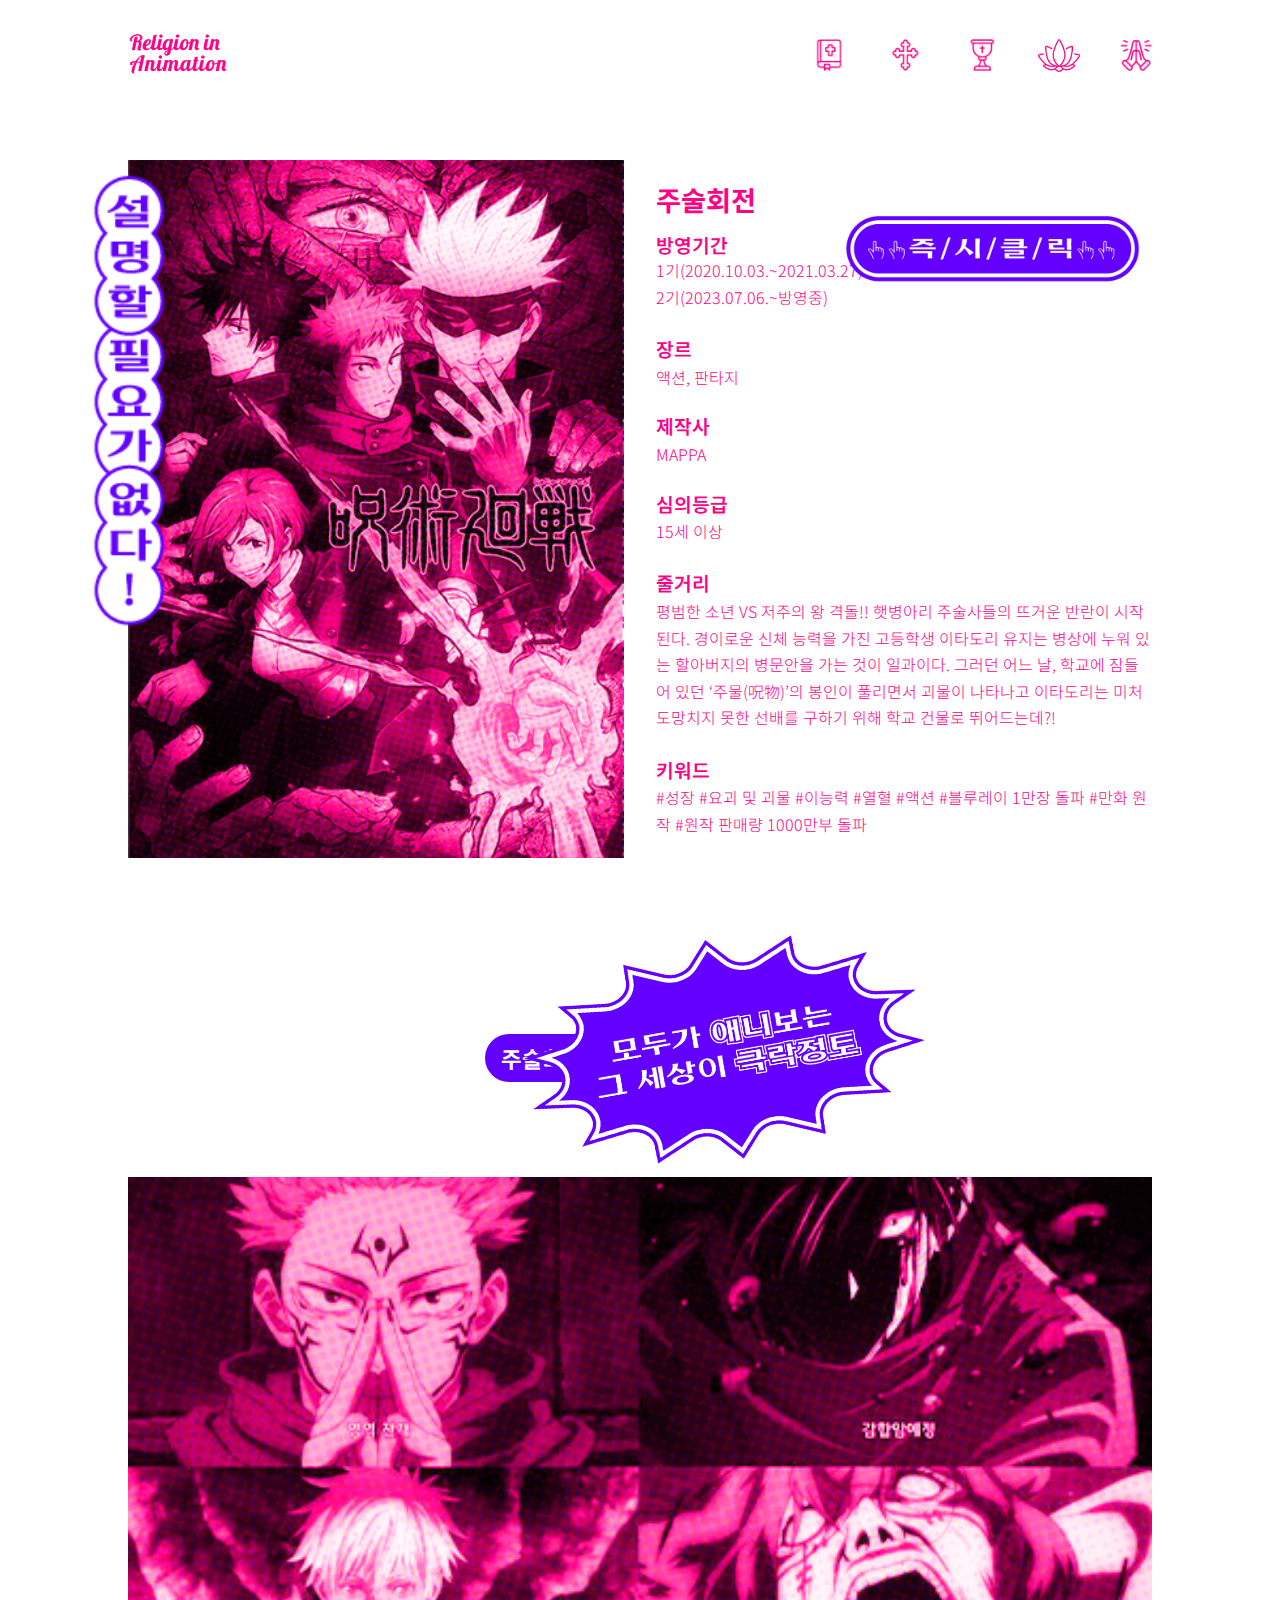
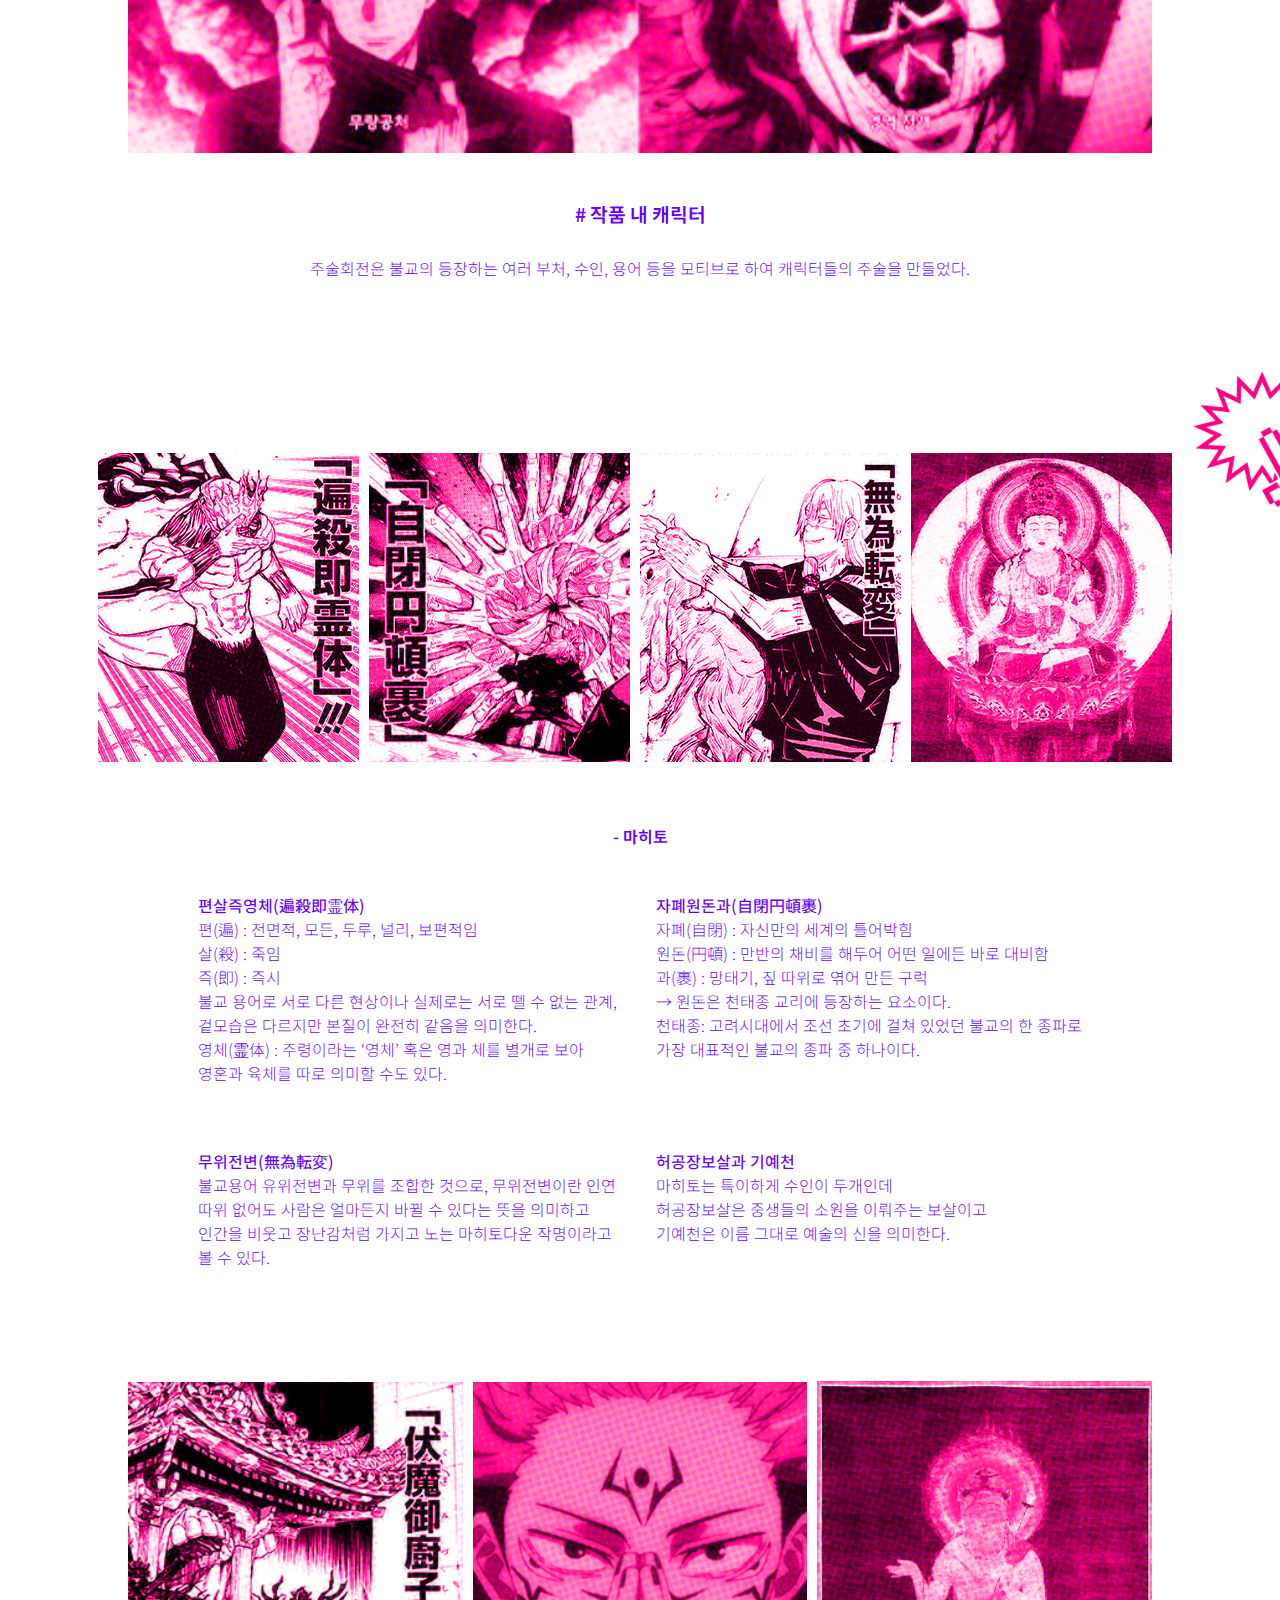
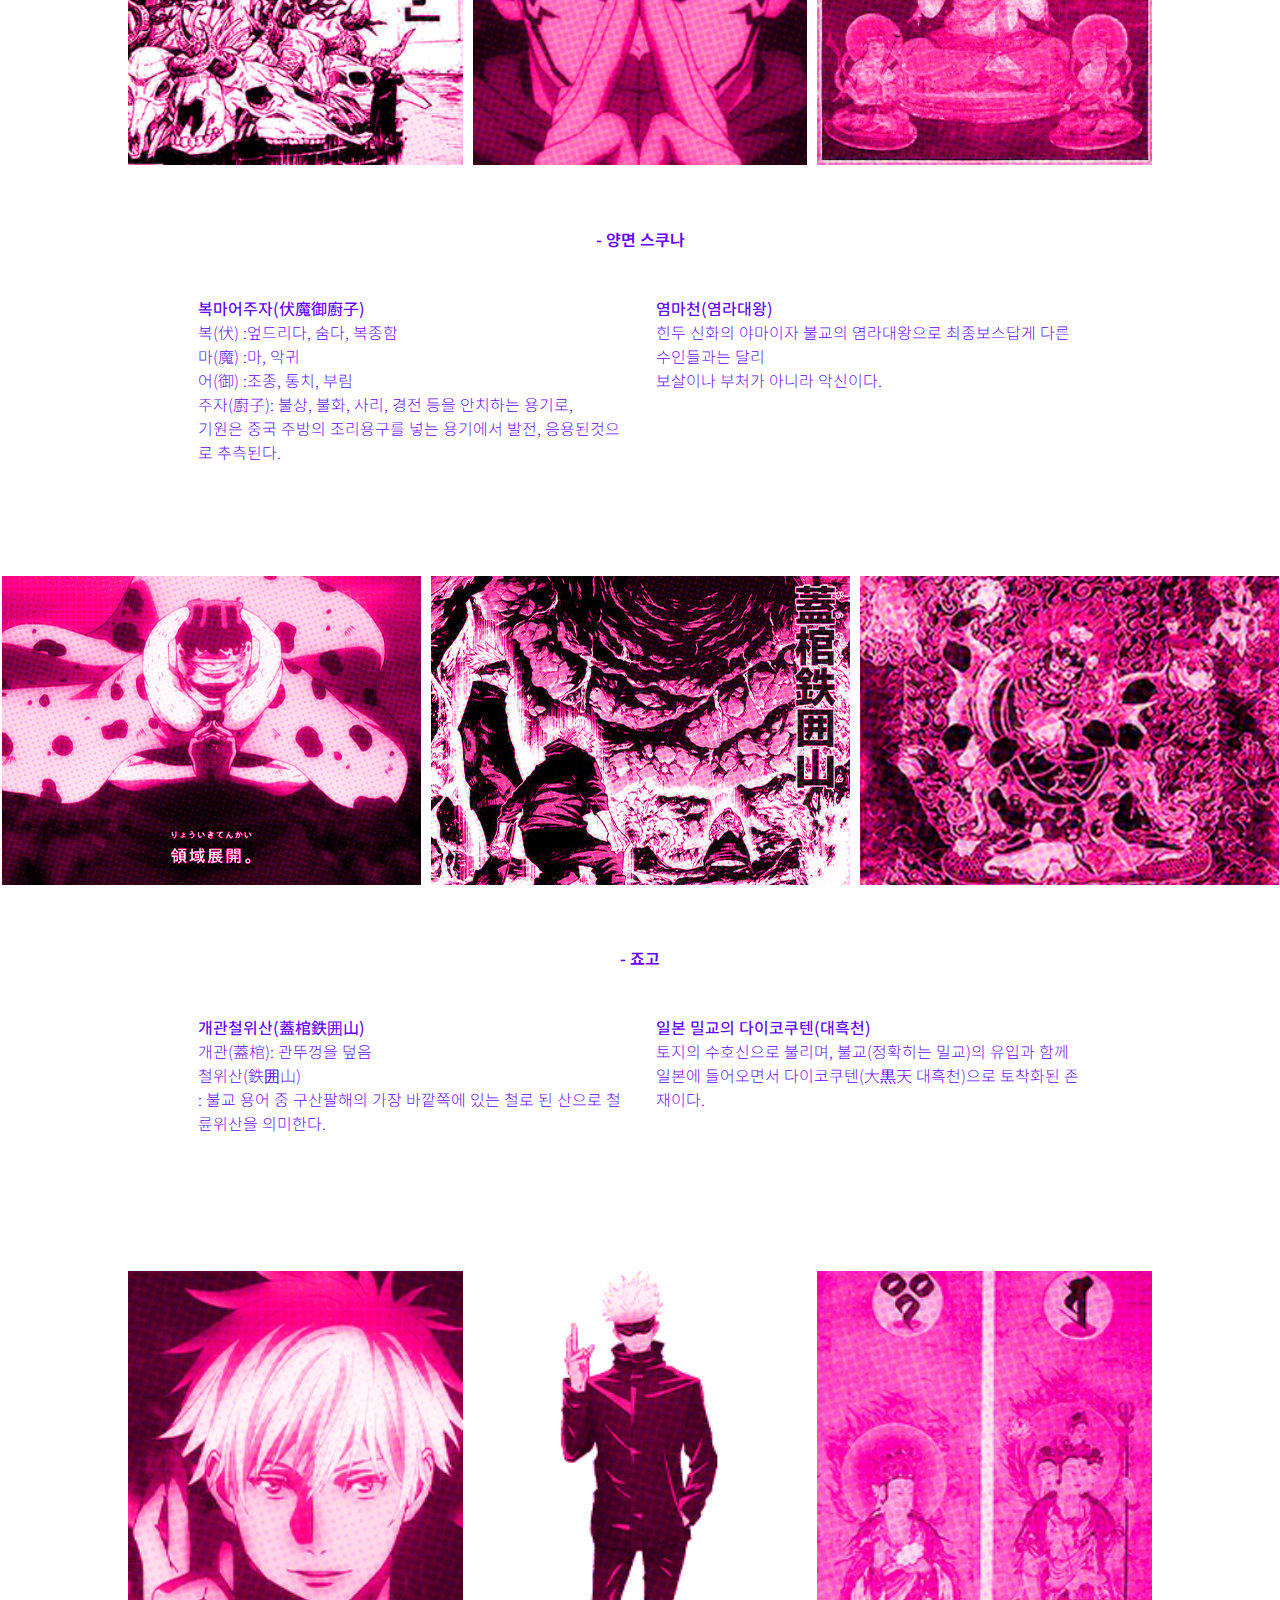
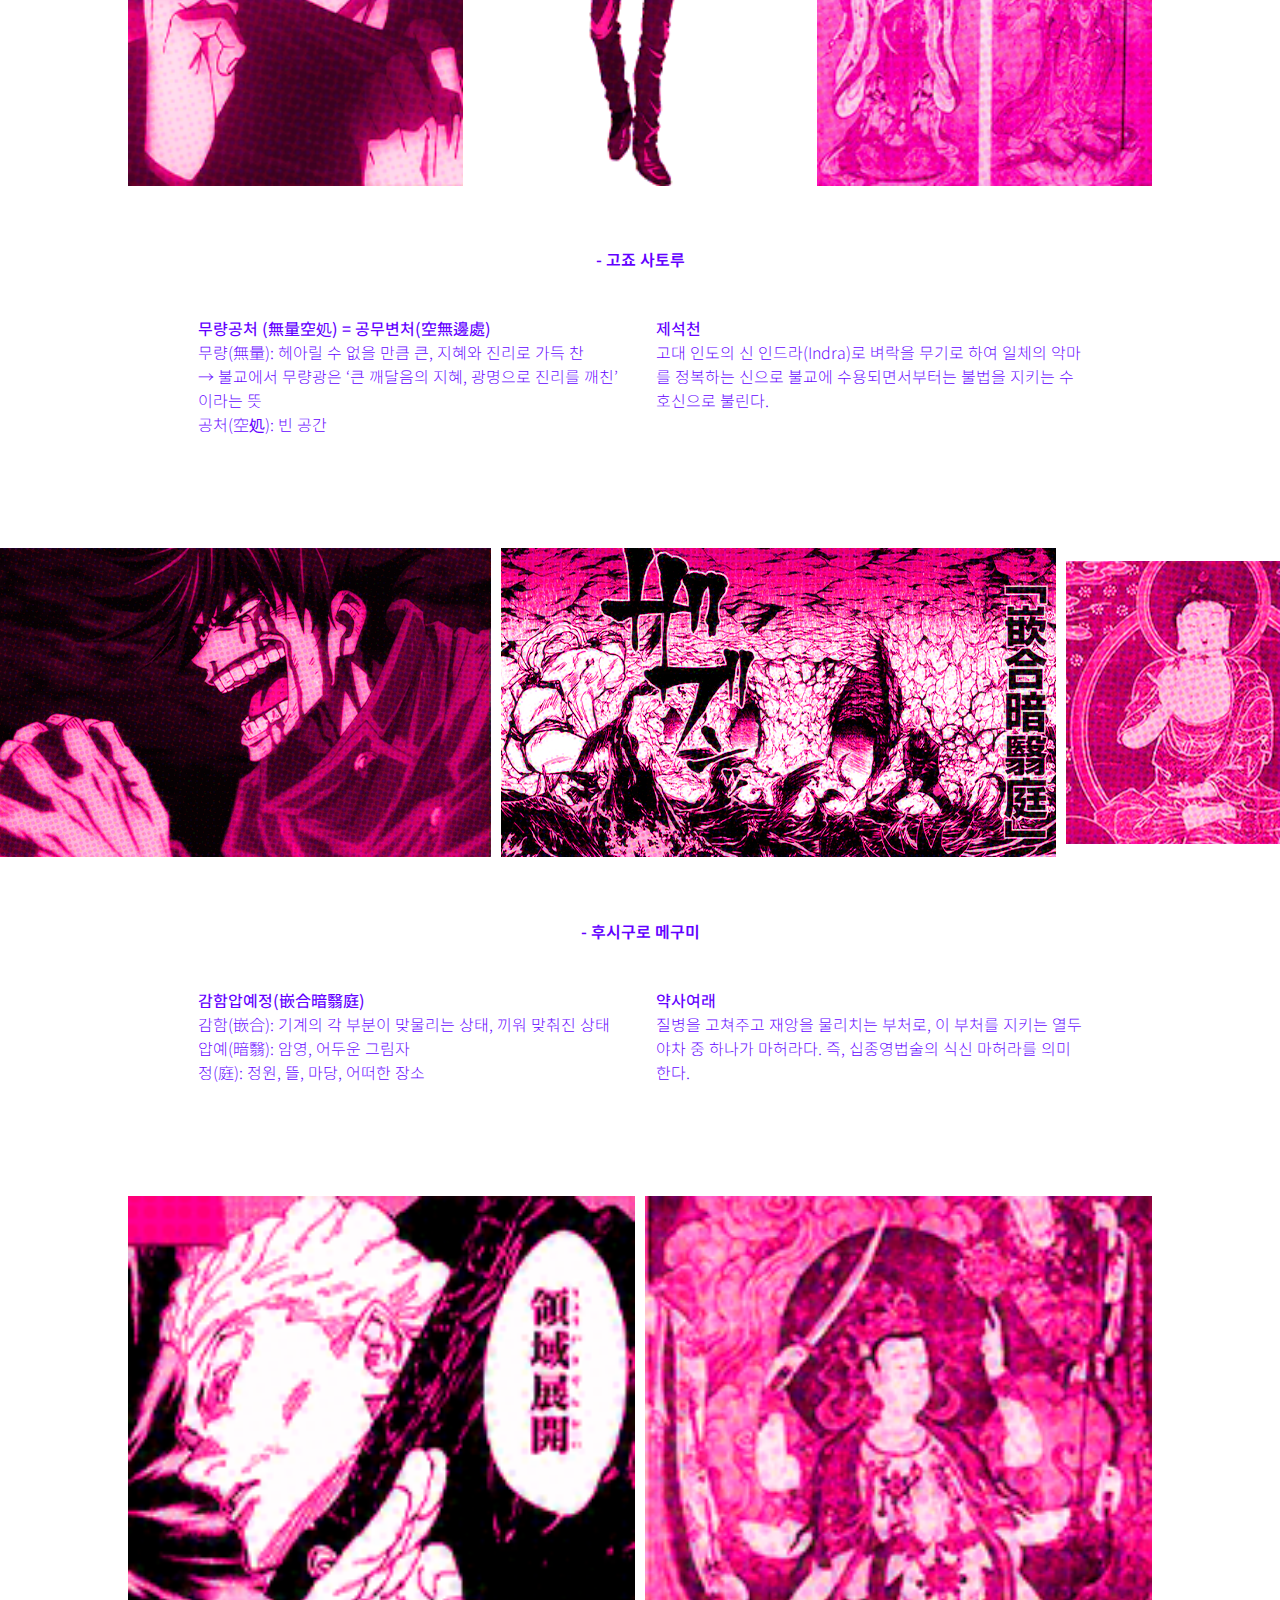
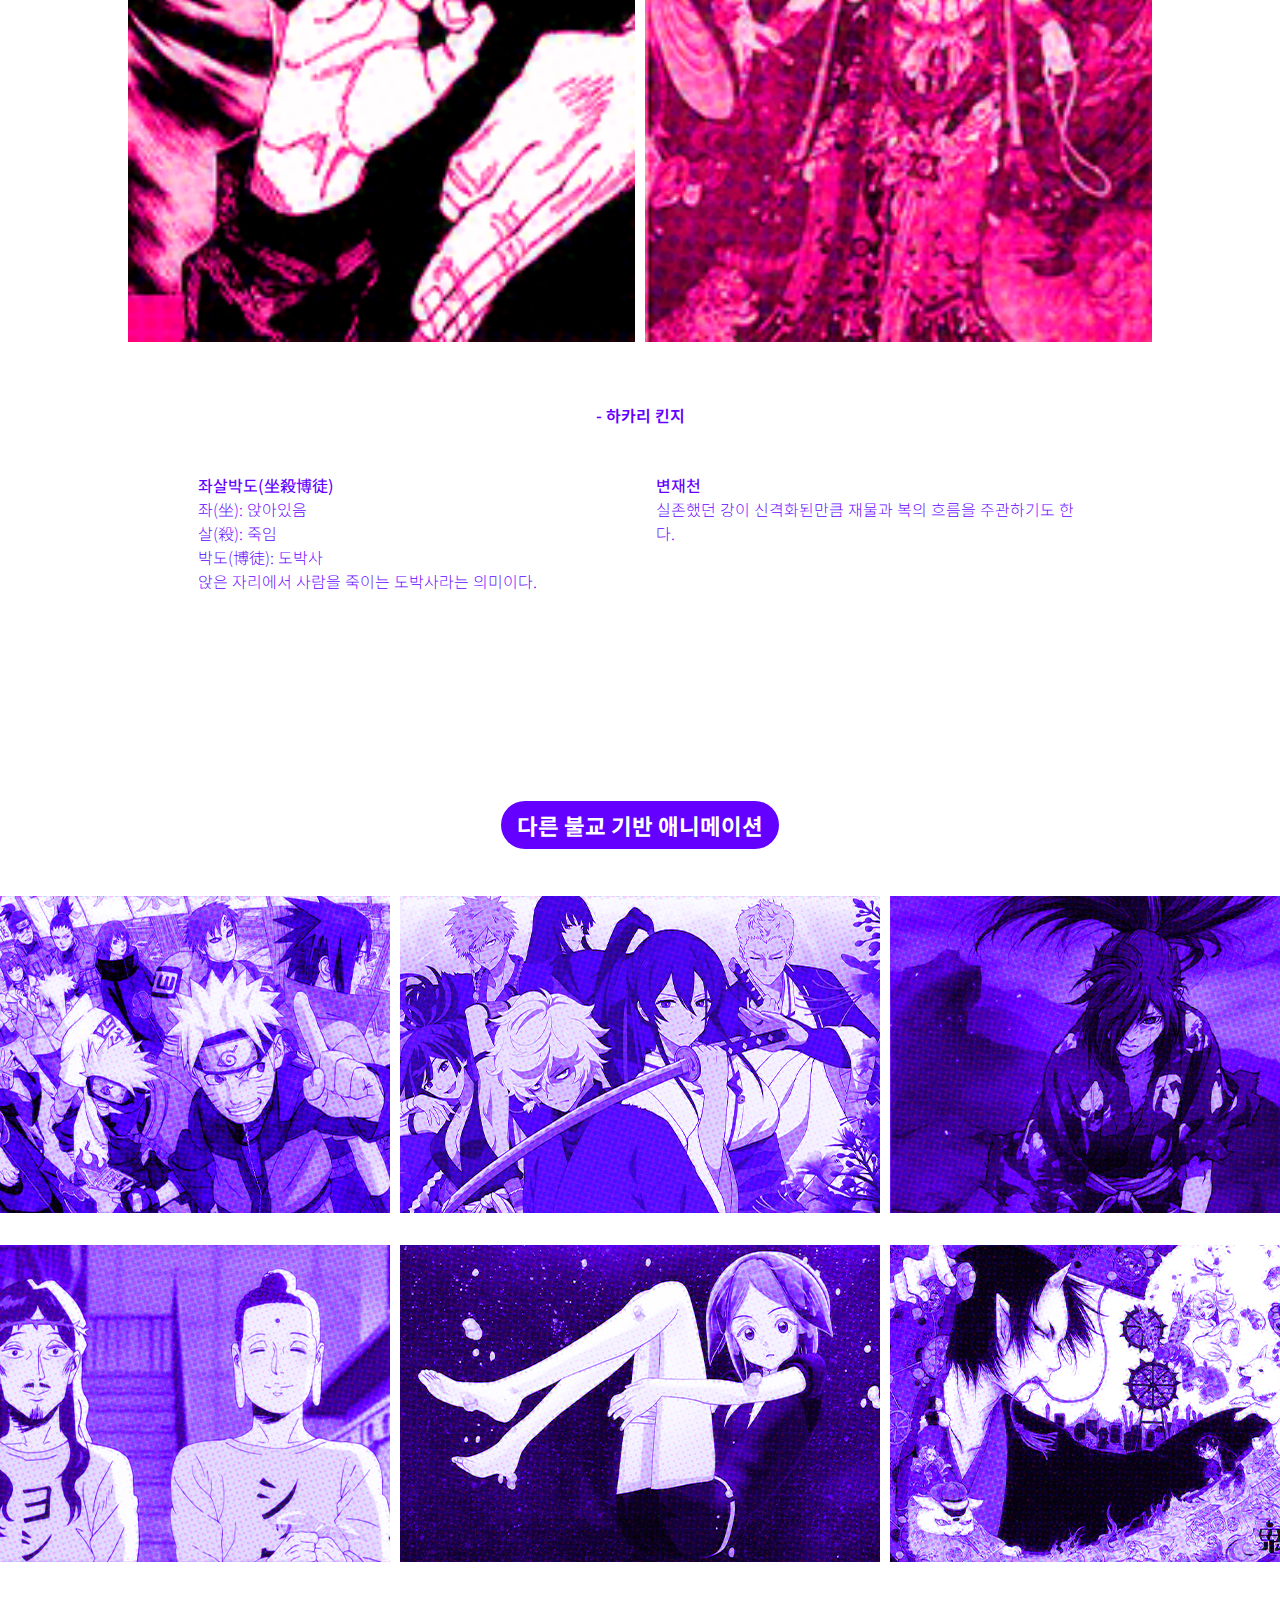
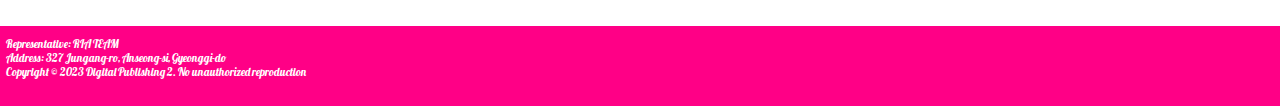
<file: index5.html>
<!DOCTYPE html>
<html lang="en">
    <head>
        <meta charset="UTF-8">
        <meta http-equiv="X-UA-Compatible" content="IE=edge">
        <meta name="viewport" content="width=device-width, initial-scale=1.0">
        <link rel="stylesheet" href="myStyle3.css">
        <script src="myScript5.js" defer=""></script>
        <link rel="shortcut icon" href="logo.ico" type="image/x-icon">

        <title>RIA</title>
    </head>
    <body>
        <a href="index.html"><img src="img/menu/mainLogo.png" class="mainLogo row col4" id="mainLogo"></a>
        <div id="menu" class="row">
            <ul>
                <li id="introduce"><img src="img/menu/introduce.png" class="menu_b"></li>
                <li id="christianity"><img src="img/menu/christianity.png" class="menu_b"></li>
                <li id="catholic"><img src="img/menu/catholic.png" class="menu_b"></li>
                <li id="buddhism"><img src="img/menu/buddhism.png" class="menu_c"></li>
                <li id="other"><img src="img/menu/other.png" class="menu_b"></li>
            </ul>
            <div class="link">
                <a href="">link</a>
            </div>
            <img class="hambergBtn" src="img/menu_toggle.svg" alt="">
        </div>
        <div class="content-container">
            <div class="content-section row">
                <img src="img/Buddhism/B.png">
                <div class="col6 main_text">
                    <h1 class="text_m">주술회전</span>
                        <div id="myStickerC"></div>
                        <div id="myStickerMini_3"></div>
                        <div id="myStickerMain" style="top: 0rem; left: 46rem;"></div>
                        <h2 class="text_s">
                        방영기간<br>
                        <span class="text_i">1기(2020.10.03.~2021.03.27)<br>
                            2기(2023.07.06.~방영중)<br><br></span>
                        장르
                        <span class="text_i"><br>액션, 판타지</span><br><br>
                        제작사
                        <span class="text_i"><br>MAPPA</span><br><br>
                        심의등급
                        <span class="text_i"><br>15세 이상<br><br>
                        <span class="text_s">줄거리</span><br>
                        <span class="text_i">평범한 소년 VS 저주의 왕 격돌!!
                            햇병아리 주술사들의 뜨거운 반란이 시작된다.
                            경이로운 신체 능력을 가진 고등학생 이타도리 유지는 병상에 누워 있는 할아버지의 병문안을 
                            가는 것이 일과이다. 그러던 어느 날, 학교에 잠들어 있던 ‘주물(呪物)’의 봉인이 풀리면서 
                            괴물이 나타나고 이타도리는 미처 도망치지 못한 선배를 구하기 위해 학교 건물로 뛰어드는데?!
                            
                            </span><br><br>
                        <span class="text_s">키워드</span> <br> 
                        <span class="text_i">#성장 #요괴 및 괴물 #이능력 #열혈 #액션 #블루레이 1만장 돌파  #만화 원작 #원작 판매량 1000만부 돌파
                        </span>
                        </h2>
                    </h1>
                </div>
            </div> 
            <div class="content-container" style="margin-top:2rem">
                <div class="col6">
                    <h1 class="text_p" style="text-align: center"> 주술회전이 불교 기반인 이유?
                    </h1>
                </div>
            </div>
            <div class="content-container col6" style="margin-top:2rem">
                <div class="content-section row" style="flex-direction: column;">
                    <img src="img/Buddhism/B_2.png">
                    <p style="margin-top: 1rem;">
                        <h1 class="text_x"># 작품 내 캐릭터<br>
                            <h2 class="text_t">
                                주술회전은 불교의 등장하는 여러 부처, 수인, 용어 등을 모티브로 하여 캐릭터들의 주술을 만들었다.
                            </h2>
                        </h1>
                    </p>
                </div>
            </div>
        </div>
        <div class="content-container col6" style="margin-top:2rem">
            <div class="content-section">
                <img src="img/Buddhism/M/2.png" style="margin-right: 10px;">
                <img src="img/Buddhism/M/3.png" style="margin-right: 10px;">
                <img src="img/Buddhism/M/4.png" style="margin-right: 10px;">
                <img src="img/Buddhism/M/1.png" style="margin-right: 10px;">
            </div>
            <div class="col6">
                <h2 class="text_x2">- 마히토</h2>
            </div>
            <div class="col2 text_t" style="text-align: left;">
                <div id="myStickerMini_5" style="top: 121em; left: 70rem;"></div>
                <p>
                <span class="text_g">편살즉영체(遍殺即霊体)</span><br>
                편(遍) : 전면적, 모든, 두루, 널리, 보편적임<br>
                살(殺) : 죽임<br>
                즉(即) : 즉시<Br>
                불교 용어로 서로 다른 현상이나 실제로는 서로 뗄 수 없는 관계,<br>
                겉모습은 다르지만 본질이 완전히 같음을 의미한다.<br>
                영체(霊体) : 주령이라는 ‘영체’ 혹은 영과 체를 별개로 보아 <br>
                영혼과 육체를 따로 의미할 수도 있다.<br>
                </p>
                <div id="myStickerMini_5" style="top: 269rem; left: 83rem;"></div>
            </div>
        <div class="col2 text_t" style="text-align: left;">
            <p>
                <span class="text_g">자폐원돈과(自閉円頓裹)</span><br>
                자폐(自閉) : 자신만의 세계의 틀어박힘<br>
                원돈(円頓) : 만반의 채비를 해두어 어떤 일에든 바로 대비함<br>
                과(裹) : 망태기, 짚 따위로 엮어 만든 구럭<br>
                → 원돈은 천태종 교리에 등장하는 요소이다.<br>
                천태종: 고려시대에서 조선 초기에 걸쳐 있었던 불교의 한 종파로 가장 대표적인 불교의 종파 중 하나이다.

            </p>
        </div>
                                <div class="col2 text_t" style="text-align: left;">
                                    <p>
                                        <span class="text_g"> 무위전변(無為転変)</span><br>
                                        불교용어 유위전변과 무위를 조합한 것으로, 무위전변이란 인연따위 없어도 사람은 얼마든지 바뀔 수 있다는 뜻을 의미하고 <br>
                                        인간을 비웃고 장난감처럼 가지고 노는 마히토다운 작명이라고 볼 수 있다.

                                    </p>
                                </div>
                                <div class="col2 text_t" style="text-align: left;">
                                    <p>
                                        <span class="text_g">허공장보살과 기예천</span><br>
                                        마히토는 특이하게 수인이 두개인데 <br>허공장보살은 중생들의 소원을 이뤄주는 보살이고 <br> 기예천은 이름 그대로 예술의 신을 의미한다.
                                    </p>
                                </div>
                            </div>
                            <div class="content-container col6" style="margin-top:2rem">
                                <div class="content-section">
                                    <img src="img/Buddhism/S/1.png" style="margin-right: 10px;">
                                    <img src="img/Buddhism/S/3.png" style="margin-right: 10px;">
                                    <img src="img/Buddhism/S/2.png">
                                </div>
                                <div class="col6">
                                    <h2 class="text_x2">- 양면 스쿠나</h2>
                                </div>
                                <div class="col2 text_t" style="text-align: left;">
                                    <p>
                                        <span class="text_g">복마어주자(伏魔御廚子)</span><br>
                                        복(伏) :엎드리다, 숨다, 복종함<br>
                                        마(魔) :마, 악귀<br>
                                        어(御) :조종, 통치, 부림 <br>
                                        주자(廚子): 불상, 불화, 사리, 경전 등을 안치하는 용기로,<br>
                                        기원은 중국 주방의 조리용구를 넣는 용기에서 발전, 응용된것으로 추측된다.<br>

                                    </p>
                                </div>
                                <div class="col2 text_t" style="text-align: left;">
                                    <p>
                                        <span class="text_g">염마천(염라대왕)</span><br>
                                        힌두 신화의 야마이자 불교의 염라대왕으로 최종보스답게 다른 수인들과는 달리<br> 보살이나 부처가 아니라 악신이다.


                                    </p>
                                </div>
                                <div class="content-container col6" style="margin-top:2rem">
                                    <div class="content-section">
                                        <img src="img/Buddhism/Z/1.png" style="margin-right: 10px;">
                                        <img src="img/Buddhism/Z/3.png" style="margin-right: 10px;">
                                        <img src="img/Buddhism/Z/2.png">
                                    </div>
                                    <div class="col6">
                                        <h2 class="text_x2">- 죠고</h2>
                                    </div>
                                    <div class="col2 text_t" style="text-align: left;">
                                        <p>
                                            <span class="text_g">개관철위산(蓋棺鉄囲山)</span><br>
                                            개관(蓋棺): 관뚜껑을 덮음<br>
                                            철위산(鉄囲山)<br>
                                            : 불교 용어 중 구산팔해의 가장 바깥쪽에 있는 철로 된 산으로 철륜위산을 의미한다.<br><br>

                                        </p>
                                    </div>
                                    <div class="col2 text_t" style="text-align: left;">
                                        <p>
                                            <span class="text_g">일본 밀교의 다이코쿠텐(대흑천)</span><br>
                                            토지의 수호신으로 불리며, 불교(정확히는 밀교)의 유입과 함께 일본에 들어오면서 다이코쿠텐(大黒天 대흑천)으로 토착화된 존재이다.
                                        </p>
                                    </div>
                                    <div class="content-container col6" style="margin-top:2rem">
                                        <div class="content-section">
                                            <img src="img/Buddhism/G/2.png" style="margin-right: 10px;">
                                            <img src="img/Buddhism/G/3.png" style="margin-right: 10px;">
                                            <img src="img/Buddhism/G/1.png">
                                        </div>
                                        <div class="col6">
                                            <h2 class="text_x2">- 고죠 사토루</h2>
                                        </div>
                                        <div class="col2 text_t" style="text-align: left;">
                                            <p>
                                                <span class="text_g">무량공처 (無量空処) = 공무변처(空無邊處)
                                                </span><br>
                                                무량(無量): 헤아릴 수 없을 만큼 큰, 지혜와 진리로 가득 찬<BR>
                                                → 불교에서 무량광은 ‘큰 깨달음의 지혜, 광명으로 진리를 깨친’이라는 뜻<br>
                                                공처(空処): 빈 공간

                                            </p>
                                        </div>
                                        <div class="col2 text_t" style="text-align: left;">
                                            <p>
                                                <span class="text_g">제석천</span><br>
                                                고대 인도의 신 인드라(Indra)로 벼락을 무기로 하여 일체의 악마를 정복하는 신으로 불교에 수용되면서부터는 불법을 지키는 수호신으로 불린다.
                                            </p>
                                        </div>
                                        <div class="content-container col6" style="margin-top:2rem">
                                            <div class="content-section">
                                                <img src="img/Buddhism/mm/3.png" style="margin-right: 10px;">
                                                <img src="img/Buddhism/mm/2.png" style="margin-right: 10px;">
                                                <img src="img/Buddhism/mm/1.png">
                                            </div>
                                            <div class="col6">
                                                <h2 class="text_x2">- 후시구로 메구미</h2>
                                            </div>
                                            <div class="col2 text_t" style="text-align: left;">
                                                <p>
                                                    <span class="text_g">감함압예정(嵌合暗翳庭)</span><br>
                                                    감함(嵌合): 기계의 각 부분이 맞물리는 상태, 끼워 맞춰진 상태<br>
                                                    압예(暗翳): 암영, 어두운 그림자<br>
                                                    정(庭): 정원, 뜰, 마당, 어떠한 장소
        
                                                </p>
                                            </div>
                                            <div class="col2 text_t" style="text-align: left;">
                                                <p>
                                                    <span class="text_g">약사여래</span><br>
                                                    질병을 고쳐주고 재앙을 물리치는 부처로, 이 부처를 지키는 열두 야차 중 하나가 마허라다. 즉, 십종영법술의 식신 마허라를 의미한다.

                                                </p>
                                            </div>
                                            <div class="content-container col6" style="margin-top:2rem">
                                                <div class="content-section">
                                                    <img src="img/Buddhism/H/2.png" style="margin-right: 10px;">
                                                    <img src="img/Buddhism/H/1.png">
                                                </div>
                                                <div class="col6">
                                                    <h2 class="text_x2">- 하카리 킨지</h2>
                                                </div>
                                                <div class="col2 text_t" style="text-align: left;">
                                                    <p>
                                                        <span class="text_g">좌살박도(坐殺博徒)
                                                        </span><br>
                                                        좌(坐): 앉아있음<br>
                                                        살(殺): 죽임<br>
                                                        박도(博徒): 도박사<br>
                                                        앉은 자리에서 사람을 죽이는 도박사라는 의미이다.
                                                    </p>
                                                </div>
                                                <div class="col2 text_t" style="text-align: left;">
                                                    <p>
                                                        <span class="text_g">변재천</span><br>
                                                        실존했던 강이 신격화된만큼 재물과 복의 흐름을 주관하기도 한다.
                                                    </p>
                                                </div>
                                                
                                            
                             <div class="content-container"  style="margin-top:5rem;">
                            <div class="">
                             <h1 class="text_p" style="text-align: center"> 다른 불교 기반 애니메이션</h1>
                            </div>
                            <div class="content-container col6" style="margin-top:2rem">
                                <div class="content-section1 col2-1">
                                    <img src="img/Buddhism/etc/1.png" style="margin-right: 10px">
                                    <img src="img/Buddhism/etc/2.png" style="margin-right: 10px">    
                                    <img src="img/Buddhism/etc/3.png">                
                                </div>
                                <div class="content-section2 col2-2">
                                    <img src="img/Buddhism/etc/4.png" style="margin-right: 10px">
                                    <img src="img/Buddhism/etc/5.png" style="margin-right: 10px">    
                                    <img src="img/Buddhism/etc/6.png">                
                                </div>
                                <button id="scrollToTopBtn" onclick="scrollToTop()">
                                    <img src="img/arrow.png" alt="">
                                </button>
            
    </body>
    <footer id="footer">
        <p>Representative: RIA TEAM<br>
            Address: 327 Jungang-ro, Anseong-si, Gyeonggi-do</br>
            Copyright © 2023 Digital Publishing 2. No unauthorized reproduction</p>
    </footer>
    </body>
    </html>     
    </html>
</file>
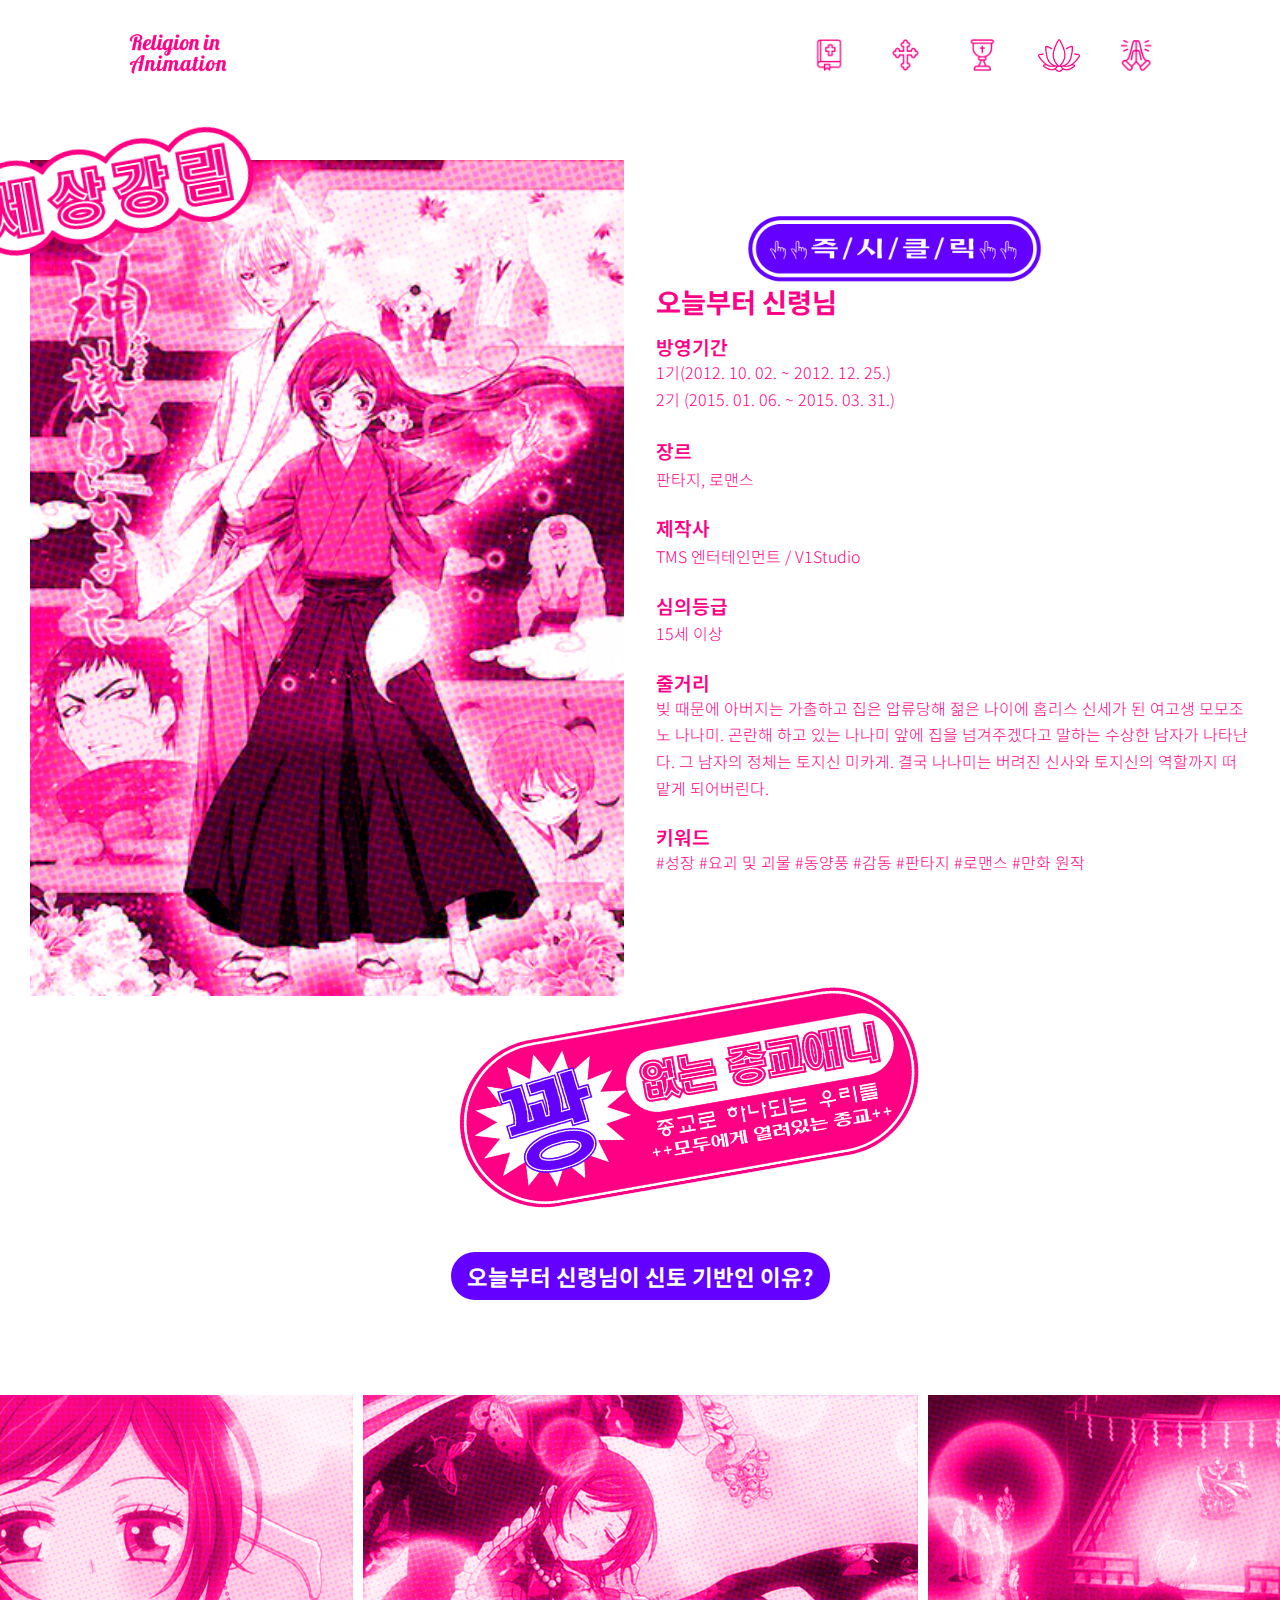
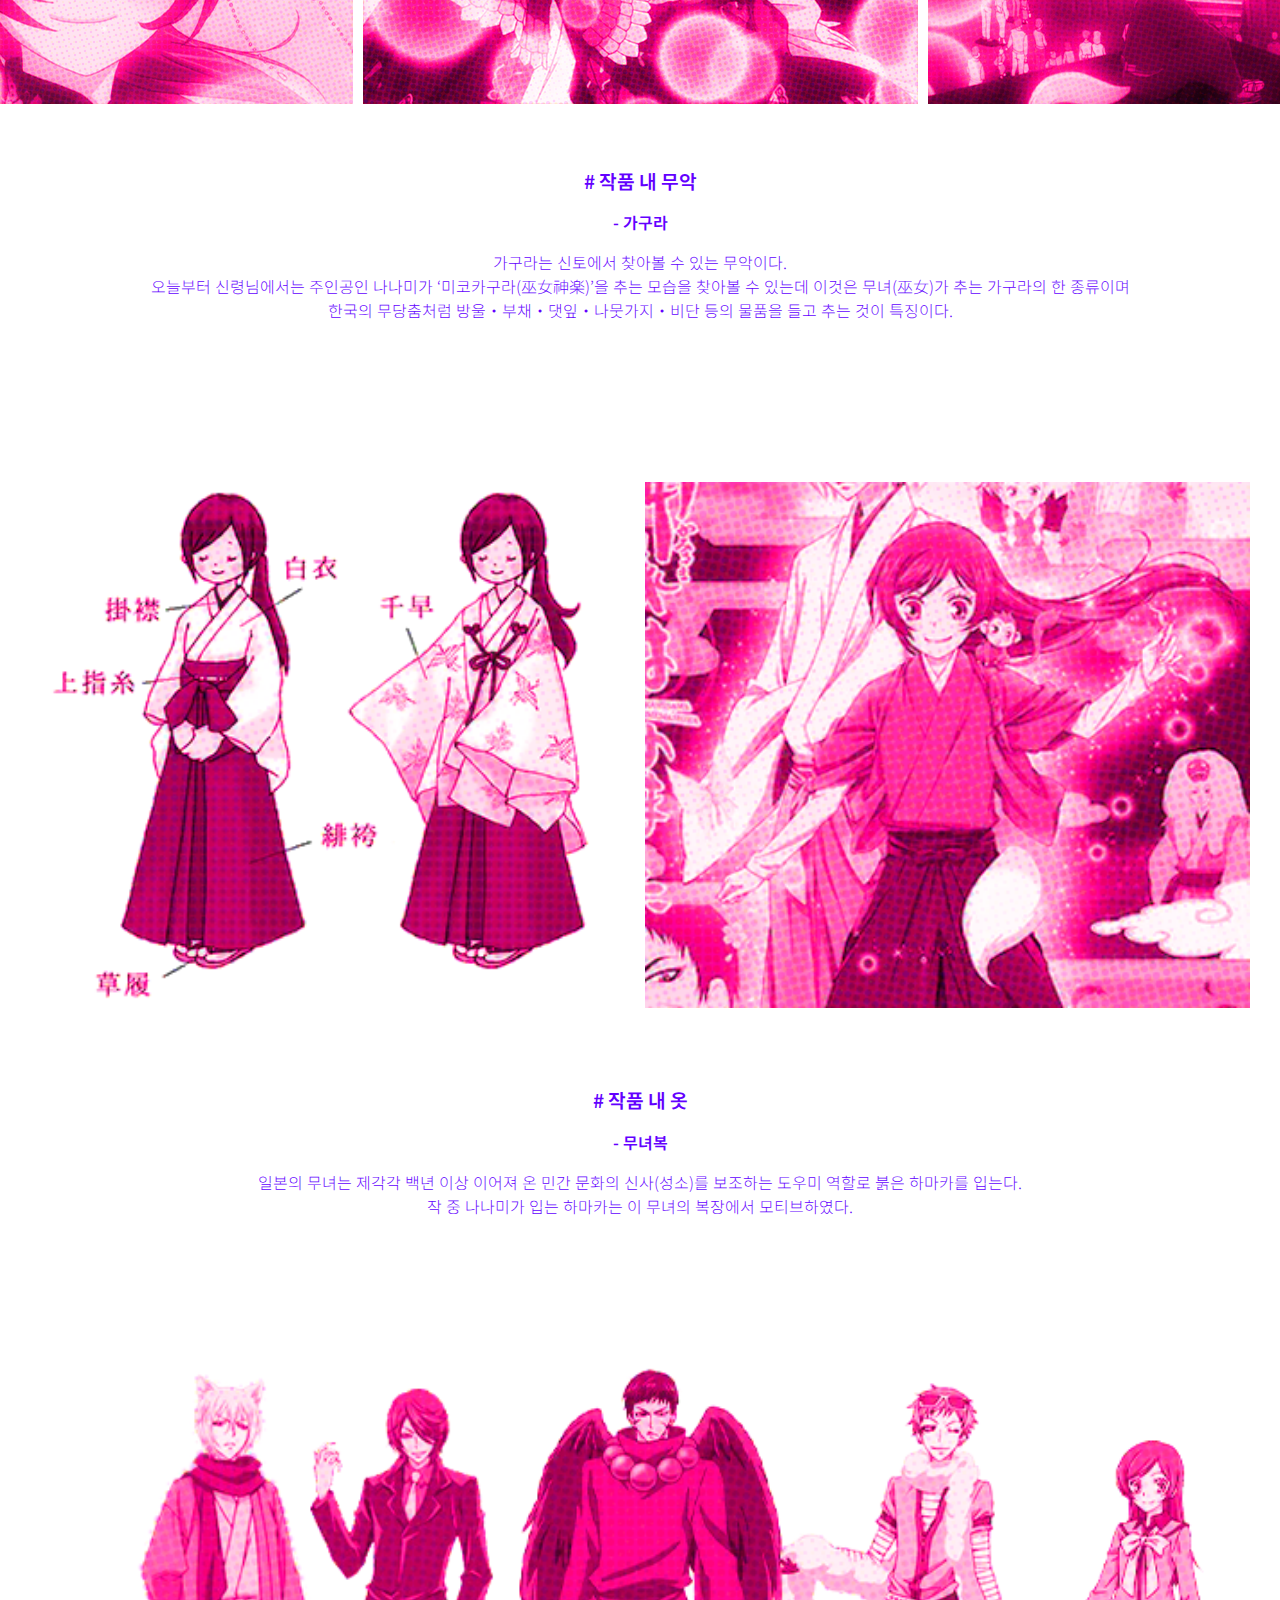
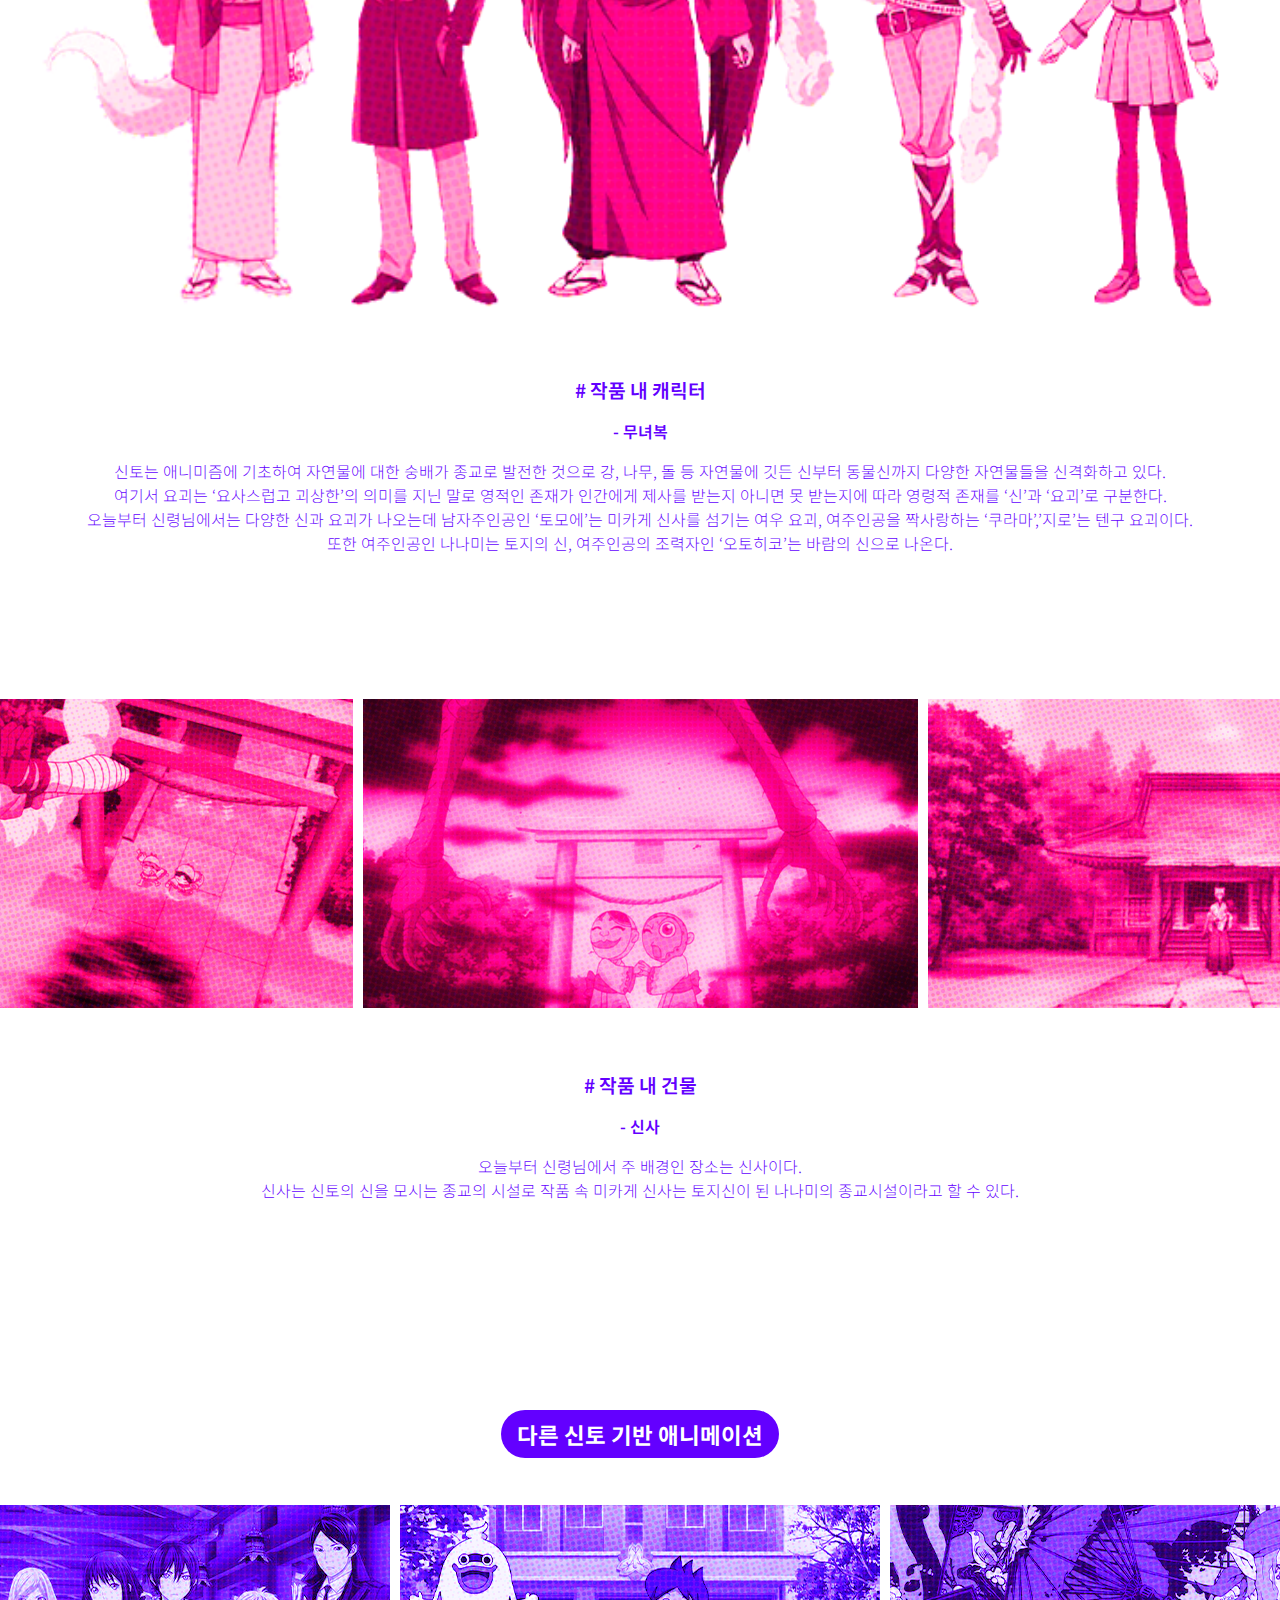
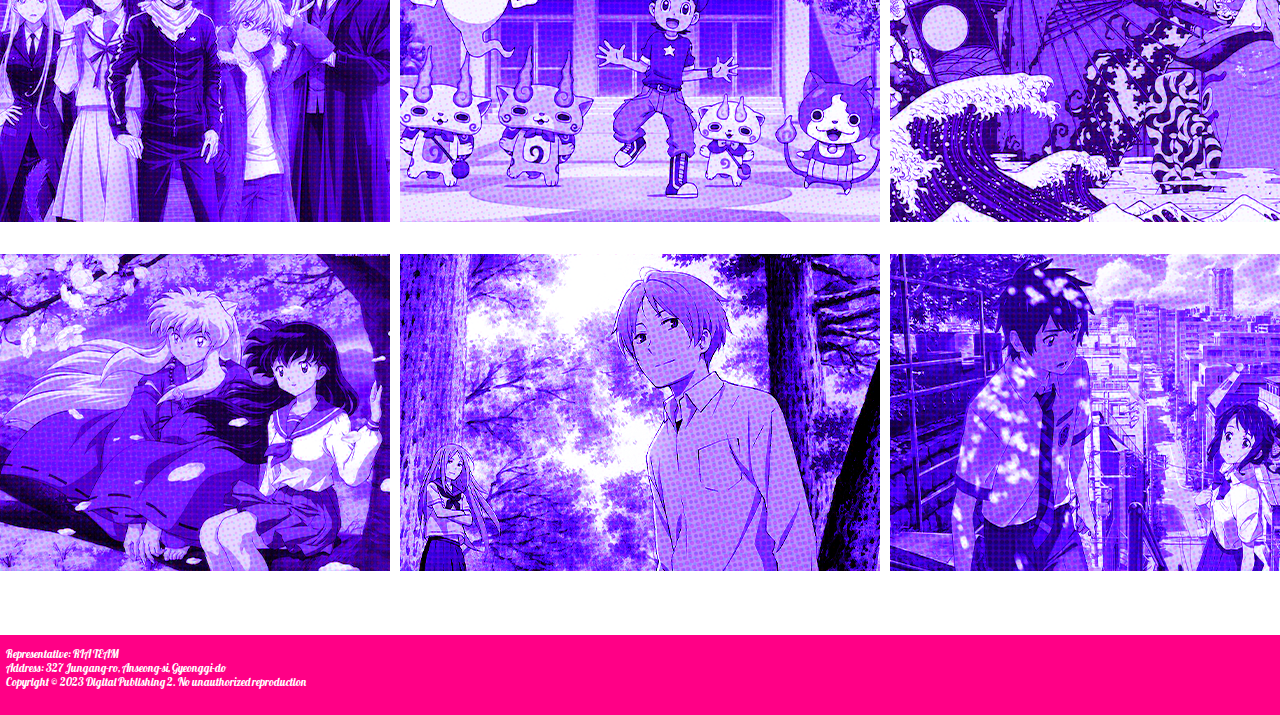
<file: index6.html>
<!DOCTYPE html>
<html lang="en">
    <head>
        <meta charset="UTF-8">
        <meta http-equiv="X-UA-Compatible" content="IE=edge">
        <meta name="viewport" content="width=device-width, initial-scale=1.0">
        <link rel="stylesheet" href="myStyle3.css">
        <script src="myScript6.js" defer=""></script>
        <link rel="shortcut icon" href="logo.ico" type="image/x-icon">

        <title>RIA</title>
    </head>
    <body>
        <a href="index.html"><img src="img/menu/mainLogo.png" class="mainLogo row col4" id="mainLogo"></a>
        <div id="menu" class="row">
            <ul>
                <li id="introduce"><img src="img/menu/introduce.png" class="menu_b"></li>
                <li id="christianity"><img src="img/menu/christianity.png" class="menu_b"></li>
                <li id="catholic"><img src="img/menu/catholic.png" class="menu_b"></li>
                <li id="buddhism"><img src="img/menu/buddhism.png" class="menu_c"></li>
                <li id="other"><img src="img/menu/other.png" class="menu_b"></li>
            </ul>
            <div class="link">
                <a href="">link</a>
            </div>
            <img class="hambergBtn" src="img/menu_toggle.svg" alt="">
        </div>
        <div class="content-container">
            <div class="content-section row">
                <img src="img/Shinto/S.png">
                <div class="col6 main_text">
                    <h1 class="text_m">오늘부터 신령님</span>
                        <div id="myStickerD"></div>
                        <div id="myStickerMini_4"></div>
                        <div id="myStickerMain" style="top: 0rem; left: 46rem;"></div>
                        <h1 class="text_s">방영기간 <br>
                        <span class="text_i">1기(2012. 10. 02. ~ 2012. 12. 25.)<br>
                        2기 (2015. 01. 06. ~ 2015. 03. 31.)<br><br></span>
                        장르
                        <span class="text_i"><br>판타지, 로맨스</span><br><br>
                        제작사
                        <span class="text_i"><br>TMS 엔터테인먼트 / V1Studio</span><br><br>
                        심의등급
                        <span class="text_i"><br>15세 이상</span> <br><br>
                        줄거리<br>
                        <span class="text_i">빚 때문에 아버지는 가출하고 집은 압류당해 젊은 나이에 홈리스 신세가 된 여고생 모모조노 나나미. 곤란해 하고 있는 나나미 앞에 집을 넘겨주겠다고 말하는 수상한 남자가 나타난다. 그 남자의 정체는 토지신 미카게. 결국 나나미는 버려진 신사와 토지신의 역할까지 떠맡게 되어버린다. </span><br><br>
                        키워드 <br> <span class="text_i">#성장 #요괴 및 괴물 #동양풍 #감동 #판타지 #로맨스 #만화 원작</span>
                        </h2>
                    </h1>
                </div>
            </div> 
            <div class="content-container">
                <div class="col6">
                    <h1 class="text_p" style="text-align: center"> 오늘부터 신령님이 신토 기반인 이유?</h1>
                </div>
            </div>
            <div class="content-container col7" style="margin-top:2rem">
                <div class="content-section">
                    <img src="img/Shinto/musical/1.png" style="margin-right: 10px">
                    <img src="img/Shinto/musical/2.png" style="margin-right: 10px">    
                    <img src="img/Shinto/musical/3.png">                
                </div>
                <div class="col6">
                    <h1 class="text_x"># 작품 내 무악</h1>
                    <h2 class="text_x2">- 가구라</h2>
                        <p class="text_t">
                        가구라는 신토에서 찾아볼 수 있는 무악이다. <br>
                            오늘부터 신령님에서는 주인공인 나나미가 ‘미코카구라(巫女神楽)’을 추는 모습을 찾아볼 수 있는데 
                            이것은 무녀(巫女)가 추는 가구라의 한 종류이며<br> 한국의 무당춤처럼 방울・부채・댓잎・나뭇가지・비단 등의 물품을 들고 추는 것이 특징이다.
                        </p>
                </div>
            </div>

            <div class="content-container col7" style="margin-top:5rem">
                <div class="content-section">
                    <img src="img/Shinto/witch/1.png" style="margin-right: 10px">
                    <img src="img/Shinto/witch/2.png">   
                </div>
                <div class="col6">
                    <h1 class="text_x"># 작품 내 옷</h1>
                    <h2 class="text_x2">- 무녀복</h2>
                        <p class="text_t">
                            일본의 무녀는 제각각 백년 이상 이어져 온 민간 문화의 신사(성소)를 보조하는 도우미 역할로 붉은 하마카를 입는다.<br> 
                            작 중 나나미가 입는 하마카는 이 무녀의 복장에서 모티브하였다.

                        </p>
                </div>
            </div>

            <div class="content-container col7" style="margin-top:5rem">
                <div class="content-section">
                    <img src="img/Shinto/Character/1.png">
                </div>
                <div class="col6">
                    <h1 class="text_x"># 작품 내 캐릭터</h1>
                    <h2 class="text_x2">- 무녀복</h2>
                        <p class="text_t">
                            신토는 애니미즘에 기초하여 자연물에 대한 숭배가 종교로 발전한 것으로 강, 나무, 돌 등  자연물에 깃든 신부터 동물신까지 다양한 자연물들을 신격화하고 있다.<br>
                            여기서 요괴는 ‘요사스럽고 괴상한’의 의미를 지닌 말로 영적인 존재가 인간에게 제사를 받는지 아니면 못 받는지에 따라 영령적 존재를 ‘신’과 ‘요괴’로 구분한다.<br>
                            오늘부터 신령님에서는 다양한 신과 요괴가 나오는데 남자주인공인 ‘토모에’는 미카게 신사를 섬기는 여우 요괴, 여주인공을 짝사랑하는 ‘쿠라마’,’지로’는 텐구 요괴이다. <br>
                            또한 여주인공인 나나미는 토지의 신, 여주인공의 조력자인 ‘오토히코’는 바람의 신으로 나온다.
                        </p>
                </div>
            </div>

            <div class="content-container col7" style="margin-top:5rem">
                <div class="content-section">
                    <img src="img/Shinto/Building/1.png" style="margin-right: 10px">
                    <img src="img/Shinto/Building/2.png" style="margin-right: 10px">    
                    <img src="img/Shinto/Building/3.png">                
                </div>
                <div class="col6">
                    <h1 class="text_x"># 작품 내 건물</h1>
                    <h2 class="text_x2">- 신사</h2>
                        <p class="text_t">
                            오늘부터 신령님에서 주 배경인 장소는 신사이다. <br>
                            신사는 신토의 신을 모시는 종교의 시설로 작품 속 미카게 신사는 토지신이 된 나나미의 종교시설이라고 할 수 있다. 

                        </p>
                </div>
            </div>
            <div class="content-container"  style="margin-top:6rem;">
                <div class="col6">
                    <h1 class="text_p" style="text-align: center"> 다른 신토 기반 애니메이션</h1>
                </div>
            </div>
            <div class="content-container col6" style="margin-top:2rem">
                
                <div class="content-section1 col2-1">
                    <img src="img/Shinto/etc/1.png" style="margin-right: 10px">
                    <img src="img/Shinto/etc/2.png"  style="margin-right: 10px">    
                    <img src="img/Shinto/etc/3.png">            
                </div>
                <div class="content-section2 col2-2">
                    <img src="img/Shinto/etc/4.png"  style="margin-right: 10px">
                    <img src="img/Shinto/etc/5.png"  style="margin-right: 10px">    
                    <img src="img/Shinto/etc/6.png">                
                </div>
                <button id="scrollToTopBtn" onclick="scrollToTop()">
                    <img src="img/arrow.png" alt="">
                </button>
            
    </body>
    <footer id="footer">
            <p>Representative: RIA TEAM<br>
                Address: 327 Jungang-ro, Anseong-si, Gyeonggi-do</br>
                Copyright © 2023 Digital Publishing 2. No unauthorized reproduction</p>
        </footer>
    </body>
    </html>     
    </html>
</file>
<file: myStyle.css>
@import url('https://fonts.googleapis.com/css2?family=Lobster&display=swap');
@import url('https://fonts.googleapis.com/css2?family=Noto+Sans+KR:wght@100;200;300;400;500;600;700;800&display=swap');

body {
    font-family: 'Noto Sans KR', sans-serif, 'Lobster', sans-serif;
    display: flex;
    flex-direction: column;
    align-items: center;
    justify-content: flex-start;
    height: 100vh;
    margin: 0;
}


.col1{width:25%; padding: 0px 10px;}
.col2{width:50%; padding: 0px 10px;}
.col3{width:75%; padding: 0px 10px;}
.col4{width:100%; padding: 0px 10px;}


.row {
    width: 100%;
    margin: 0 auto;
}

.mainLogo
{
    padding: 2rem 2rem 2rem 8rem;
    align-items: left;
    position: fixed; /* 고정 위치 설정 */
    left: 0; /* 왼쪽에 정렬 */
    top: 0; /* 상단에 정렬 */
    width: 100px;
    z-index: 1000;
}

#menu {
    position: fixed;
    top: 0;
    left: 0;
    width: 100%;
    height: 5.5rem; /* 원하는 높이로 조절하세요 */
    display: flex;
    align-items: center;
    justify-content: flex-end;
    z-index: 100;
    background-color: #ffffff;
}


#menu ul {
    display: flex;
    justify-content: flex-end; /* 오른쪽 정렬 */
    align-items: center;
    margin-right: 3rem;
}

#menu ul li {
    width: 6rem;
    height: 8rem;
    text-align: center;
    list-style: none;
    user-select: none;
    padding-top: 6.8rem;
    padding-right: 3rem;
    margin-left: -4.2rem; /* 메뉴 항목 간격을 조절하기 위해 margin-left 추가 */
}

.menu_b {
    width: 33%;
    padding-top: 0.3rem;
}

.menu_c {
    width: 44%;
}

.image-container {
    position: relative;
    width: 100%; /* 가로 영역의 너비를 조절합니다. */
    max-width: 80%; /* 필요에 따라 최대 너비를 조절합니다. */
    height: 70vh;
    margin: 13rem auto; /* 중앙 정렬을 위해 추가합니다. */
}

.main_img {
    transition: transform 0.3s ease-in-out;
    width: 30%;
    max-width: 800px;
    position:absolute;
    cursor: pointer;
    transition: transform 0.3s ease-in-out;
}

.main_img.selected {
    transform: scale(1.5);
}


#footer
{
    font-family: 'Lobster', sans-serif;
    position: fixed;
    bottom:0;
    font-size: 0.8rem;
    width:100%;
    height:4rem;
    text-align: left;
    color:#ff0086;
    padding:0rem 0rem 1.5rem 17rem;
}


.btn_m{
    border:none;
    background-color: white;
}

.link{
    display: none;
}

.link a{
    font-size: 1.8rem;
    margin-right: 2rem;
}

.hambergBtn{
    display: none;
    width: 1.8rem;
    position: absolute;
    padding: 2.7rem 2rem 2rem 2rem;
}


@media (max-width:768px)
{
    .mainLogo
    {
        padding: 2rem 2rem 2rem 2rem;
        align-items: left;
        position: fixed; /* 고정 위치 설정 */
        left: 0; /* 왼쪽에 정렬 */
        top: 0; /* 상단에 정렬 */
        width: 90px;
        z-index: 1000;
    }

    #menu.active {
        display: flex;
        flex-direction: column;
        align-items: flex-start;
        justify-content: center;
        position: fixed;
        top: 0;
        right: 0; /* 변경된 부분: 오른쪽에서 나오도록 수정 */
        width: 100%;
        height: 100%;
        background-color: #ffffff;
        z-index: 10000;
    }

    .link {
        display: none;
        width: 100%;
        justify-content: center;
        align-items: center;
        padding: 2rem 1rem;
    }

    .link.active {
        display: none;
        flex-direction: column;
        align-items: center;
        justify-content: center;
        margin-top: 1rem;
    }

    /* 햄버거 아이콘의 스타일 추가 */
    .hambergBtn {
        display: block;
        cursor: pointer;
        position: absolute;
        top: 0; /* 변경된 부분: 맨 상단에 정렬 */
        right: 0; /* 변경된 부분: 맨 우측에 정렬 */
    }

    /* 모바일 버전에서 메뉴 숨기기 */
    #menu {
        display: flex;
        justify-content: flex-end;
    }

    #menu ul {
        display: none;
    }

    /* 활성화된 경우 메뉴 표시 */
    #menu.active ul {
        display: flex;
        flex-direction: column;
    }

    #menu ul li {
        width: 130%;
        height: 6rem;
        list-style: none;
        user-select: none;
        padding-top: 1rem;
        margin: 0;
    }

    .row{
        margin-right: 0;
    }

    #footer
    {
        font-size: 0.7rem;
        padding:0rem 0rem 0.5rem 3rem;
    }
    
    .image-container {
        position: relative;
        width: 100%;
        max-width: 80%;
        height: 100vh;
        margin: 18rem auto;
        flex-direction: column; /* 변경된 부분: 이미지가 세로로 배치되도록 컨테이너의 방향을 column으로 변경 */
    }

    .main_img {
        width: 30%; 
        max-width: 800px;
    }
}
</file>
<file: myStyle2.css>
@import url('https://fonts.googleapis.com/css2?family=Lobster&display=swap');
@import url('https://fonts.googleapis.com/css2?family=Noto+Sans+KR:wght@100;200;300;400;500;600;700;800&display=swap');

body {
    font-family: 'Noto Sans KR', sans-serif, 'Lobster', sans-serif;
    display: flex;
    flex-direction: column;
    align-items: center;
    justify-content: flex-start;
    height: 100vh;
    margin: 0;
}


.col1{width:25%; padding: 0px 10px;}
.col2{width:50%; padding: 0px 10px;}
.col3{width:75%; padding: 0px 10px;}
.col4{width:100%; padding: 0px 10px;}


.row {
    width: 100%;
    margin: 0 auto;
}

.mainLogo
{
    padding: 2rem 2rem 2rem 8rem;
    align-items: left;
    position: fixed; /* 고정 위치 설정 */
    left: 0; /* 왼쪽에 정렬 */
    top: 0; /* 상단에 정렬 */
    width: 100px;
    z-index: 1000;
}

#menu {
    position: fixed;
    top: 0;
    left: 0;
    width: 100%;
    height: 5.5rem; /* 원하는 높이로 조절하세요 */
    display: flex;
    align-items: center;
    justify-content: flex-end;
    z-index: 100;
    background-color: #ffffff;
}


#menu ul {
    display: flex;
    justify-content: flex-end; /* 오른쪽 정렬 */
    align-items: center;
    margin-right: 3rem;
}

#menu ul li {
    width: 6rem;
    height: 8rem;
    text-align: center;
    list-style: none;
    user-select: none;
    padding-top: 6.8rem;
    padding-right: 3rem;
    margin-left: -4.2rem; /* 메뉴 항목 간격을 조절하기 위해 margin-left 추가 */
}

.menu_b {
    width: 33%;
    padding-top: 0.3rem;
}

.menu_c {
    width: 44%;
}

#footer
{
    position: fixed;
    font-family: 'Lobster', sans-serif;
    background-color: #ff0086;
    bottom:0;
    font-size: 0.8rem;
    width:100%;
    height:4rem;
    text-align: left;
    color:#ffffff;
    padding:0rem 0rem 1rem 17rem;
}

.btn_m{
    border:none;
    background-color: white;
}


#AA{
    text-align: center;
    font-size: 2rem;
    font-weight: 490;
    color:#ff0086;
    position:absolute;
    top:30%;
    left:50%;
    transform: translate(-50%, -0%);
}
.aa{
    font-size: 1rem;
    font-weight: 400;
}

.link{
    display: none;
}

.link a{
    font-size: 1.8rem;
    margin-right: 2rem;
}

.hambergBtn{
    display: none;
    width: 1.8rem;
    position: absolute;
    padding: 2.5rem 2rem 2rem 2rem;
}


@media (max-width:768px)
{
    .mainLogo
    {
        padding: 2rem 2rem 2rem 2rem;
        align-items: left;
        position: fixed; /* 고정 위치 설정 */
        left: 0; /* 왼쪽에 정렬 */
        top: 0; /* 상단에 정렬 */
        width: 90px;
        z-index: 1000;
    }

    #menu.active {
        display: flex;
        flex-direction: column;
        align-items: flex-start;
        justify-content: center;
        position: fixed;
        top: 0;
        right: 0; /* 변경된 부분: 오른쪽에서 나오도록 수정 */
        width: 100%;
        height: 100%;
        background-color: #ffffff;
        z-index: 10000;
    }

    .link {
        display: none;
        width: 100%;
        justify-content: center;
        align-items: center;
        padding: 2rem 1rem;
    }

    .link.active {
        display: none;
        flex-direction: column;
        align-items: center;
        justify-content: center;
        margin-top: 1rem;
    }

    /* 햄버거 아이콘의 스타일 추가 */
    .hambergBtn {
        display: block;
        cursor: pointer;
        position: absolute;
        top: 0; /* 변경된 부분: 맨 상단에 정렬 */
        right: 0; /* 변경된 부분: 맨 우측에 정렬 */
    }

    /* 모바일 버전에서 메뉴 숨기기 */
    #menu {
        display: flex;
        justify-content: flex-end;
    }

    #menu ul {
        display: none;
    }

    /* 활성화된 경우 메뉴 표시 */
    #menu.active ul {
        display: flex;
        flex-direction: column;
    }

    #menu ul li {
        width: 130%;
        height: 6rem;
        list-style: none;
        user-select: none;
        padding-top: 1rem;
        margin: 0;
    }

    .row{
        margin-right: 0;
    }

    #footer
    {
        font-size: 0.7rem;
        padding:0rem 0rem 0rem 3rem;
    }

    #AA{
        text-align: center;
        font-size: 1.5rem;
        font-weight: 490;
        top: 32%;
    }
    .aa{
        font-size: 0.7rem;
        font-weight: 400;
    }
    
}
</file>
<file: myStyle3.css>
@import url('https://fonts.googleapis.com/css2?family=Lobster&display=swap');
@import url('https://fonts.googleapis.com/css2?family=Noto+Sans+KR:wght@300;400;500;600;700;800&display=swap');

body {
    font-family: 'Noto Sans KR', sans-serif, 'Lobster', sans-serif;
    display: flex;
    flex-direction: column;
    align-items: center;
    justify-content: flex-start;
    height: 100vh;
    margin: 0;
    scrollbar-width: none;
}


.col1{width:16.6%; padding:1rem;}
.col2{width:33.3%; padding:1rem;}
.col3{width:50%; padding:1rem;}
.col4{width:66.4%; padding:1rem;}
.col5{width:83%; padding:1rem;}
.col6{width:100%;}
.col7{width:100%;}

/*padding 없는거*/
.col2-1{width:33.3%; padding:0px;}

.row {
    width: 100%;
    margin: 0 auto;
}

.mainLogo
{
    padding: 2rem 2rem 2rem 8rem;
    align-items: left;
    position: fixed; /* 고정 위치 설정 */
    left: 0; /* 왼쪽에 정렬 */
    top: 0; /* 상단에 정렬 */
    width: 100px;
    z-index: 1000;
}

.content-container {
    display: flex;
    flex-wrap: wrap;
    justify-content: center;
    margin-top: 7rem;
}


.content-section {
    display: flex;
    width: 80%;
    align-items: center;
    justify-content: center;
    padding: 2rem;
    text-align: left;
    margin: 1rem;
    position: relative;
    /*border: 1px solid #ff0086;*/
    justify-content: center;
}

.content-section1 {
    display: flex;
    width: 80%;
    align-items: center;
    justify-content: center;
    text-align: left;
    position: relative;
    /*border: 1px solid #ff0086;*/
    justify-content: center;
}

.content-section2 {
    display: flex;
    width: 80%;
    align-items: center;
    justify-content: center;
    padding: 2rem;
    text-align: left;
    position: relative;
    /*border: 1px solid #ff0086;*/
    justify-content: center;
    margin-bottom: 2rem;
}


.content-section img {
    width: 100%; /* 이미지는 섹션의 50% 크기로 지정 */
}




#menu {
    position: fixed;
    top: 0;
    left: 0;
    width: 100%;
    height: 5.5rem; /* 원하는 높이로 조절하세요 */
    display: flex;
    align-items: center;
    justify-content: flex-end;
    z-index: 100;
    background-color: #ffffff;
}


#menu ul {
    display: flex;
    justify-content: flex-end; /* 오른쪽 정렬 */
    align-items: center;
    margin-right: 3rem;
}

#menu ul li {
    width: 6rem;
    height: 8rem;
    text-align: center;
    list-style: none;
    user-select: none;
    padding-top: 6.8rem;
    padding-right: 3rem;
    margin-left: -4.2rem; /* 메뉴 항목 간격을 조절하기 위해 margin-left 추가 */
}

.menu_b {
    width: 33%;
    padding-top: 0.3rem;
}

.menu_c {
    width: 44%;
}


/*m=제목, s=소제목, i=본문 p=보라색소제목*/

.text_m{
    font-size: 1.7rem;
    color:#ff0086;
    line-height: 2rem;
    font-weight: 700;
}
.text_s{
    font-size: 1.2rem;
    color:#ff0086;
    line-height: 1.5rem;
    font-weight: 600;
}
.text_i{
    font-size: 1rem;
    color:#ff0086;
    line-height: 1.6rem;
    font-weight: 300;
}

/*p=보라색제목 x=제목 x2=소제목 t=보라색본문 g=강조*/

.text_p{
    font-size:1.4rem;
    color:white;
    background-color: #6300ff;
    border-radius: 2rem;
    margin-top: 6rem;
    padding:0.5rem 1rem 0.5rem 1rem;
}

.text_x{
    font-size: 1.2rem;
    font-weight: 600;
    line-height: 2rem;
    color: #6300ff;
    text-align: center;
}

.text_x2{
    font-size: 1rem;
    font-weight: 600;
    line-height: 1.5rem;
    color: #6300ff;
    text-align: center;
}

.text_t{
    font-size: 1rem;
    font-weight:250;
    line-height: 1.5rem;
    color: #6300ff;
    text-align: center;
}

.text_g{
    font-size: 1rem;
    font-weight:450;
    line-height: 1.5rem;
    color: #6300ff;
    text-align: center;
}

.main_text{
    margin-left:2rem;
}

/*스티커*/

/*천주교*/
#myStickerA{
    width: 35rem;
    height: 25rem;
    background-image: url(img/sticker/sticker_1.png);
    background-size: cover;
    position: absolute;
    top: 46rem;
    left: 23rem;
    transform: rotate(-10deg);
}

#myStickerA:hover{
    transform: rotate(10deg);
}

/*기독교*/
#myStickerB{
    width: 27rem;
    height: 17rem;
    background-image: url(img/sticker/sticker_3.png);
    background-size: cover;
    position: absolute;
    top: 49rem;
    left: 27rem;
    transform: rotate(-10deg);
}

#myStickerB:hover{
    background-image: url(img/sticker/sticker_3_1.png);
    transform: rotate(10deg);
}

/*불교*/
#myStickerC{
    width: 30rem;
    height: 20rem;
    background-image: url(img/sticker/sticker_2.png);
    background-size: cover;
    position: absolute;
    top: 46rem;
    left: 24rem;
    transform: rotate(-10deg);
}

#myStickerC:hover{
    background-image: url(img/sticker/sticker_2_1.png);
}

/*그외종교*/
#myStickerD{
    width: 30rem;
    height: 20rem;
    background-image: url(img/sticker/sticker_4.png);
    background-size: cover;
    position: absolute;
    top: 49rem;
    left: 28rem;
    transform: rotate(-10deg);
}

#myStickerD:hover{
    transform: rotate(5deg);
}

/*작은스티커*/
#myStickerMini_1{
    width: 23rem;
    height: 18rem;
    background-image: url(img/sticker/sticker_mini_1.png);
    background-size: cover;
    position: absolute;
    top: -5rem;
    left: -6rem;
    transform: rotate(-10deg);
}

#myStickerMini_2{
    width: 23rem;
    height: 18rem;
    background-image: url(img/sticker/sticker_mini_4.png);
    background-size: cover;
    position: absolute;
    top: -5rem;
    left: -5rem;
    transform: rotate(-10deg);
}

#myStickerMini_3{
    width: 25rem;
    height: 30rem;
    background-image: url(img/sticker/sticker_mini_5.png);
    background-size: cover;
    position: absolute;
    top: 2rem;
    left: -18rem;
}

#myStickerMini_4{
    width: 23rem;
    height: 18rem;
    background-image: url(img/sticker/sticker_mini_4.png);
    background-size: cover;
    position: absolute;
    top: -5rem;
    left: -5rem;
    transform: rotate(-10deg);
}

/*클릭스티커*/
#myStickerMini_5{
    width: 20rem;
    height: 15rem;
    background-image: url(img/sticker/sticker_mini_7.png);
    background-size: cover;
    position: absolute;
}

#myStickerMini_5:hover{
    background-image: url(img/sticker/sticker_mini_7_1.png);
}

/*제목스티커*/
#myStickerMain{
    width: 20rem;
    height: 15rem;
    background-image: url(img/sticker/sticker_mini_3.png);
    background-size: cover;
    position: absolute;
}


#footer
{
    font-family: 'Lobster', sans-serif;
    background-color: #ff0086;
    bottom:0;
    font-size: 0.7rem;
    width:100%;
    height:4rem;
    text-align: left;
    color:#ffffff;
    padding:0rem 0rem 1rem 8rem;
}

body::-webkit-scrollbar {
    width: 0;  /* 세로 스크롤 바 너비를 0으로 설정 */
  }

  .link{
    display: none;
}

.link a{
    font-size: 1.8rem;
    margin-right: 2rem;
}

.hambergBtn{
    display: none;
    width: 1.8rem;
    position: absolute;
    padding: 2.5rem 2rem 2rem 2rem;
}

.btn_gotop {
	display:none;
	position:fixed;
	bottom:30px;
	right:30px;
	z-index:999;
	border:1px solid #ccc;
	outline:none;
	background-color:white;
	color:#333;
	cursor:pointer;
	padding:15px 20px;
	border-radius:100%;
}

  @media (max-width:768px)
{
    .mainLogo
    {
        padding: 2rem 2rem 2rem 2rem;
        align-items: left;
        position: fixed; /* 고정 위치 설정 */
        left: 0; /* 왼쪽에 정렬 */
        top: 0; /* 상단에 정렬 */
        width: 90px;
        z-index: 1000;

    }

    #menu.active {
        display: flex;
        flex-direction: column;
        align-items: flex-start;
        justify-content: center;
        position: absolute;
        top: 0;
        right: 0; /* 변경된 부분: 오른쪽에서 나오도록 수정 */
        width: 100%;
        height: 100%;
        background-color: #ffffff;
        z-index: 10000;
    }

    .link {
        display: none;
        width: 100%;
        justify-content: center;
        align-items: center;
        padding: 2rem 1rem;
        
    }

    .link.active {
        display: none;
        flex-direction: column;
        align-items: center;
        justify-content: center;
        margin-top: 1rem;
    }

    /* 햄버거 아이콘의 스타일 추가 */
    .hambergBtn {
        display: block;
        cursor: pointer;
        position: absolute;
        top: 0; /* 변경된 부분: 맨 상단에 정렬 */
        right: 0; /* 변경된 부분: 맨 우측에 정렬 */
        
    }

    /* 모바일 버전에서 메뉴 숨기기 */
    #menu {
        display: flex;
        position: unset;
        justify-content: flex-end;
        
    }

    #menu ul {
        display: none;
    }

    /* 활성화된 경우 메뉴 표시 */
    #menu.active ul {
        display: flex;
        flex-direction: column;
    }

    #menu ul li {
        width: 130%;
        height: 6rem;
        list-style: none;
        user-select: none;
        padding-top: 1rem;
        margin: 0;
    }

    .row{
        margin-right: 0;
    }

    #footer
    {
        font-size: 0.7rem;
        padding:0rem 0rem 0rem 2rem;
        width:92%;
        height:4rem;
    }

    .content-section {
        width: 100%; /* 콘텐츠 섹션 폭을 화면 크기에 맞게 조절 */
        margin: 0 auto; /* 중앙 정렬 추가 */
        display: inline-block;
    }

    .content-container {
        margin-top: 3rem; /* 모바일에서 상단 여백 축소 */
        
    }

    #myStickerA, #myStickerB, #myStickerC, #myStickerD,
    #myStickerMini_1, #myStickerMini_2, #myStickerMini_3, #myStickerMini_4,
    #myStickerMini_5, #myStickerMain {
        width: 100%; /* 스티커와 이미지 너비를 100%로 설정하여 화면에 맞게 조절 */
        height: auto; /* 높이 자동으로 조절 */
        display: none;
    }

    /* 제목 스티커 크기 조절 */
    #myStickerMain {
        width: 100%;
        height: auto;
        display: none;
    }

    .col7{
        width: 90%;
    }

    


    .col2-1{
        width: 85%;
    }

    .content-section1 img{
        width: 30%; /* 이미지를 부모 요소의 100%로 만듭니다. */
        height: auto; /* 비율을 유지하면서 크기를 조정합니다. */
        margin-right: 0; /* 오른쪽 여백을 제거합니다. */
    }
    
    .content-section2 img {
        width: 32%; /* 이미지를 부모 요소의 100%로 만듭니다. */
        height: auto; /* 비율을 유지하면서 크기를 조정합니다. */
        margin-right: 0; /* 오른쪽 여백을 제거합니다. */
        margin-bottom: -1rem; 
    }
    
    .content-section.row {
        flex-direction: column; /* 텍스트와 이미지를 세로로 배치합니다. */
    }

    .content-section.row img {
        width: 100%; /* 이미지를 부모 요소의 100%로 만듭니다. */
        margin-top: 10px; /* 이미지 위에 간격을 줍니다. */
    }

    .content-section.row .col6 {
        margin-left: 0; /* 모바일 버전에서 왼쪽 여백을 없앱니다. */
    }

    /*m=제목, s=소제목, i=본문 p=보라색소제목*/

    .text_m{
        font-size: 1.2rem;
        line-height: 2rem;
        font-weight: 700;
        text-align: center;
    }
    .text_s{
        font-size: 0.9rem;
        line-height: 1.3rem;
        font-weight: 600;
        text-align: center;
    }
    .text_i{
        font-size: 0.8rem;
        line-height: 1rem;
        text-align: center;
    }

    .main_text{
        margin-left:0rem;
    }
    

    /*p=보라색제목 x=제목 x2=소제목 t=보라색본문 g=강조*/

    .text_p{
        font-size:1.1rem;
        margin-top: 0rem;
        margin-bottom: 0rem;
    }

    .text_x{
        font-size: 1rem;
        font-weight: 600;
    }

    .text_x2{
        font-size: 0.9rem;
        font-weight: 600;
    }

    .text_t{
        font-size: 0.8rem;
        font-weight:400;
    }

    .text_g{
        font-size: 0.85rem;
        font-weight:450;
    }

}

/*맨위로 올라가는 버튼*/
#scrollToTopBtn {
    display: none;
    position: fixed;
    bottom: 20px;
    right: 30px;
    background-color: #ff0086;
    color: #fff;
    border: none;
    border-radius: 5px;
    padding: 10px;
    cursor: pointer;
}

#scrollToTopBtn:hover {
    background-color: #ff00889a;
}
</file>
